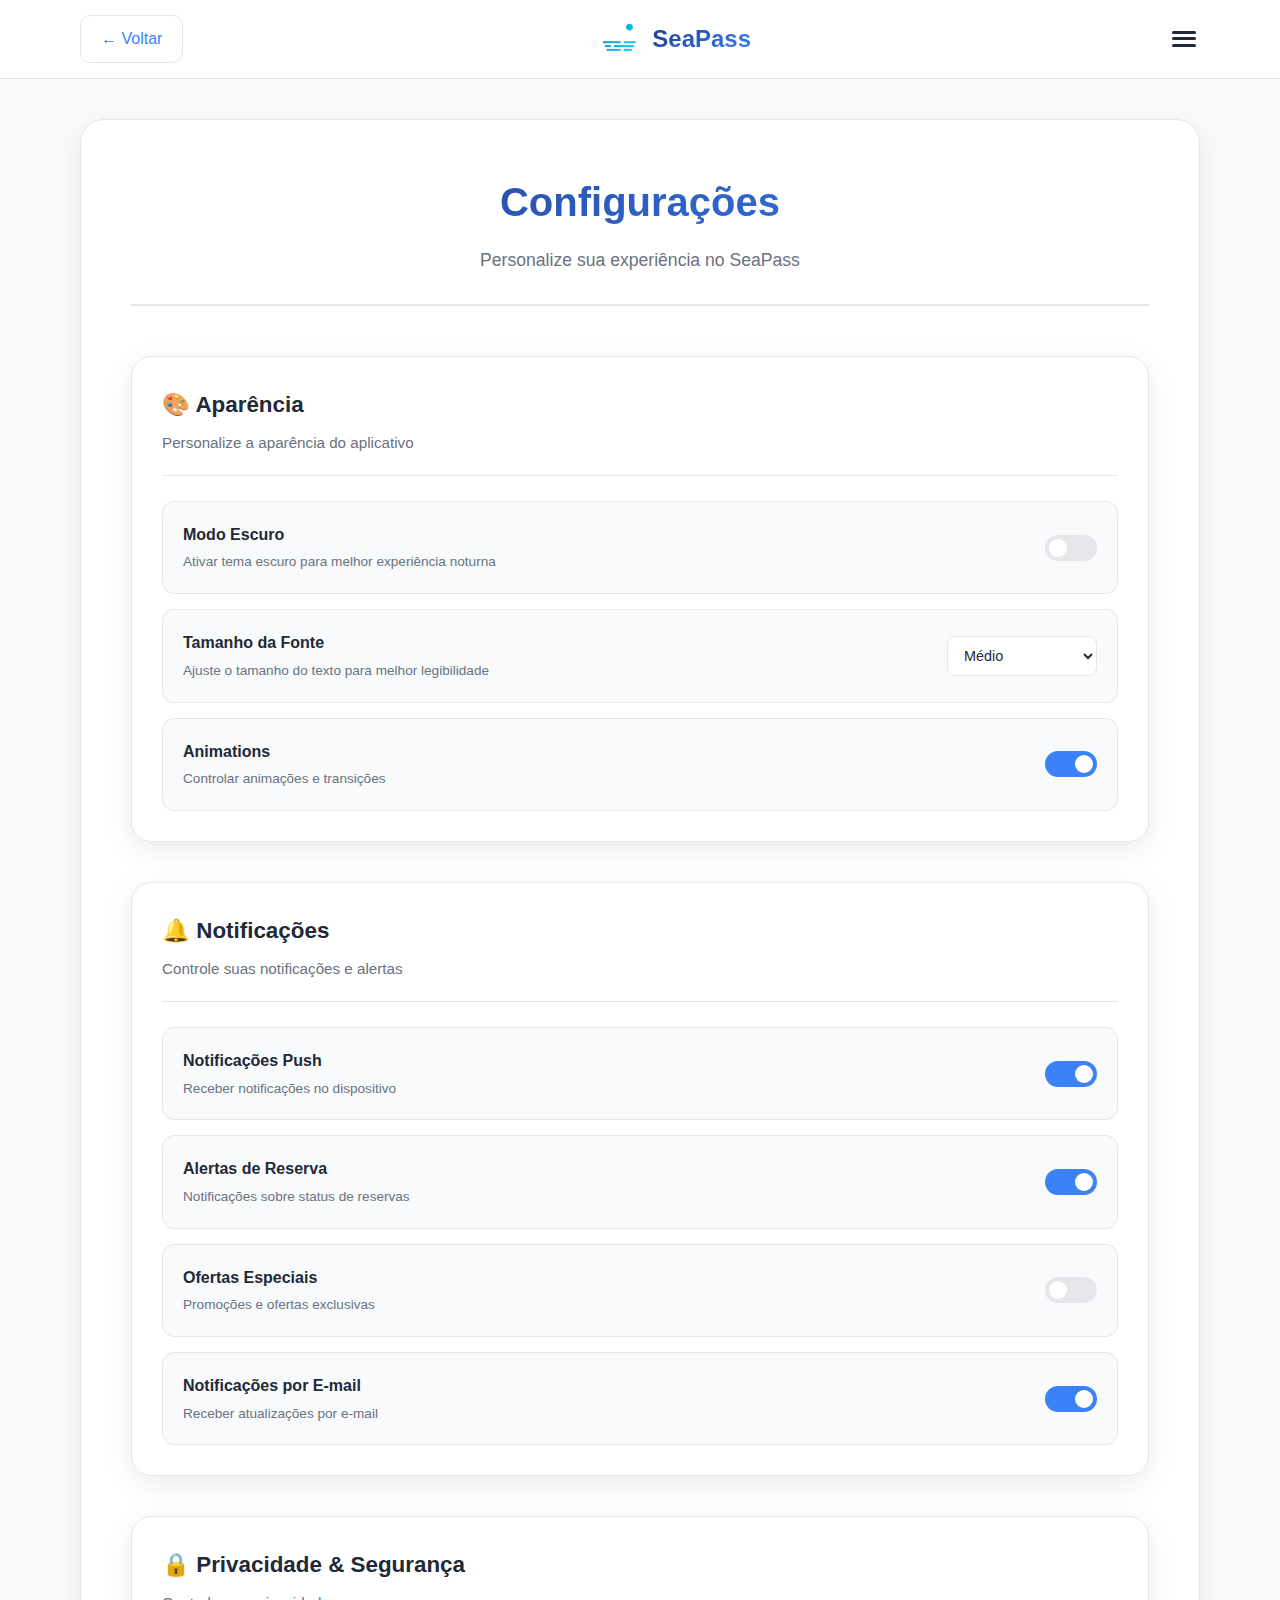
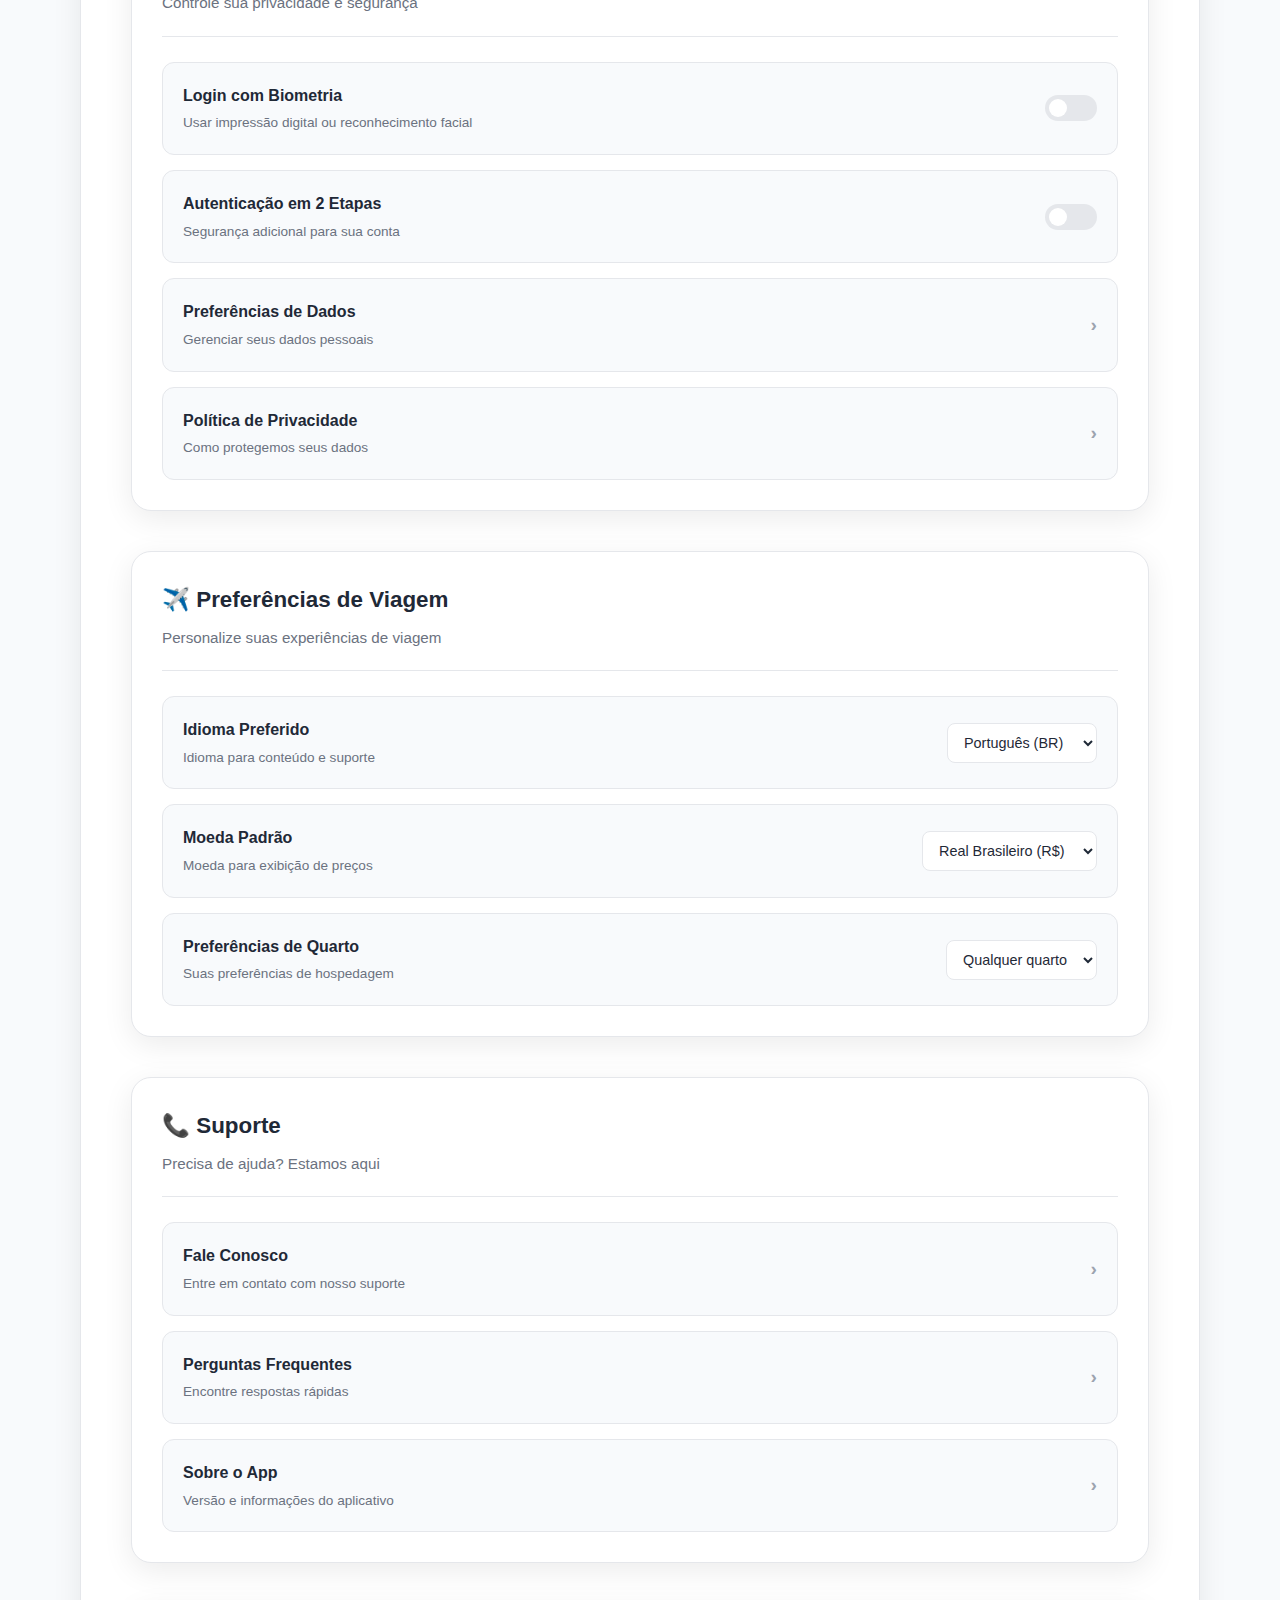
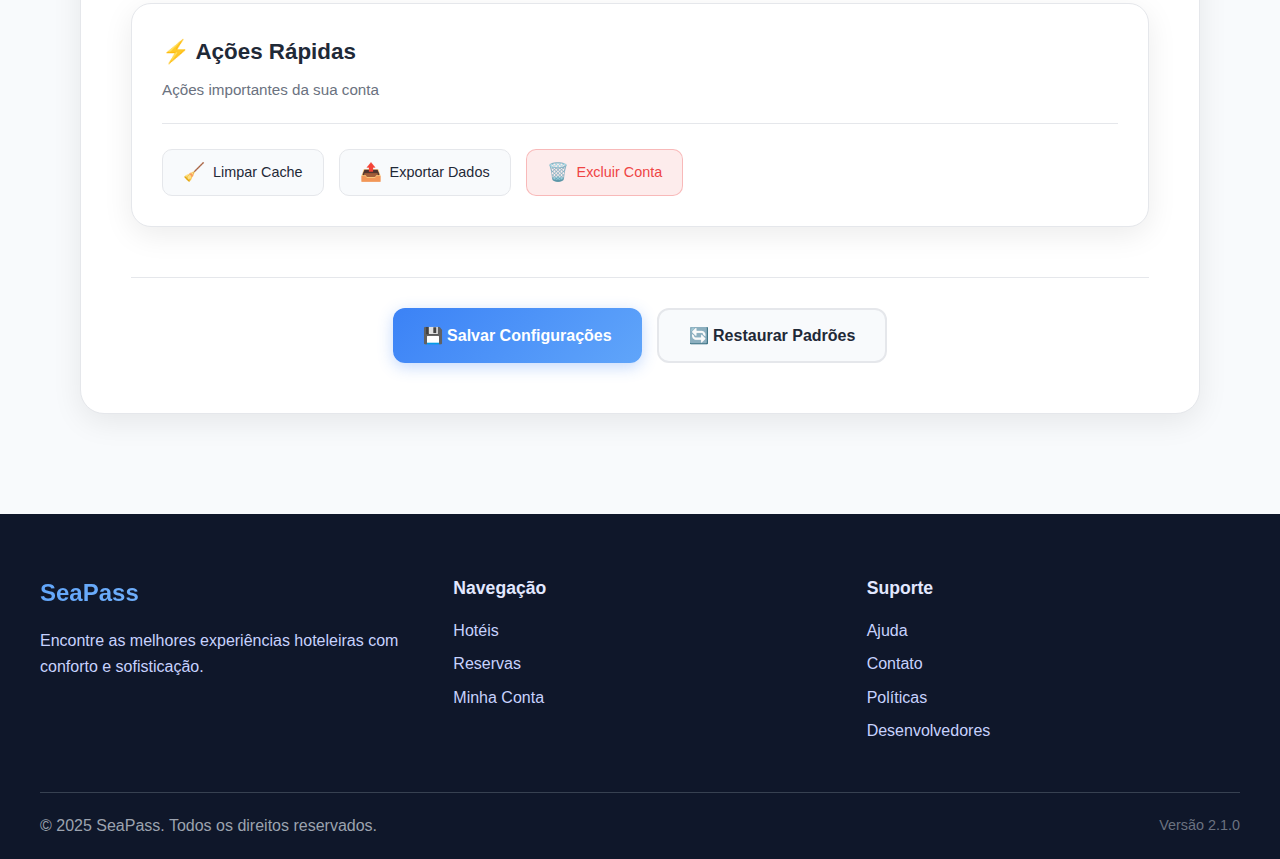
<file: seapass_m/seapass_web-front-main/html/configuracoes.html>
<!DOCTYPE html>
<html lang="pt-br">
<head>
  <meta charset="UTF-8" />
  <meta name="viewport" content="width=device-width, initial-scale=1.0" />
  <title>Configurações | SeaPass</title>
  <link rel="stylesheet" href="../css/configuracoes.css">
  <link rel="stylesheet" href="../css/global-dark.css">
</head>

<body class="settings-page">
  
  <!-- Header -->
  <header class="topbar">
    <div class="header-content">
      <a href="../html/telainicial.html" class="back-button" id="backButton">← Voltar</a>
      <div class="logo-container">
        <a href="../html/telainicial.html" style="display: flex; align-items: center; gap: 12px; text-decoration: none;">
          <img src="../images/logo_seaapass.PNG" alt="Logo SeaPass" class="logo">
          <span class="logo-text">SeaPass</span>
        </a>
      </div>

      <!-- Menu Hamburguer -->
      <div class="menu-hamburguer">
        <input type="checkbox" id="menu-toggle" class="menu-toggle">
        <label for="menu-toggle" class="hamburguer-btn">
          <span></span>
          <span></span>
          <span></span>
        </label>
        
        <nav class="menu">
          <a href="../html/telainicial.html" class="menu-item">
            <span class="menu-icon">🏠</span>
            Início
          </a>
          <a href="hoteis.html" class="menu-item">
            <span class="menu-icon">🏨</span>
            Hotéis
          </a>
          <a href="reservas.html" class="menu-item">
            <span class="menu-icon">📅</span>
            Reservas
          </a>
          <a href="conta.html" class="menu-item">
            <span class="menu-icon">👤</span>
            Minha Conta
          </a>
          <a href="configuracoes.html" class="menu-item active">
            <span class="menu-icon">⚙️</span>
            Configurações
          </a>
        </nav>
      </div>
    </div>
  </header>

  <!-- Conteúdo Principal -->
  <main class="settings-container">
    <div class="settings-content">
      
      <!-- Cabeçalho -->
      <div class="settings-header">
        <h1>Configurações</h1>
        <p>Personalize sua experiência no SeaPass</p>
      </div>

      <!-- Grid de Configurações -->
      <div class="settings-grid">
        
        <!-- Aparência -->
        <section class="settings-section">
          <div class="section-header">
            <h2>🎨 Aparência</h2>
            <p>Personalize a aparência do aplicativo</p>
          </div>
          
          <div class="settings-options">
            <div class="setting-item">
              <div class="setting-info">
                <span class="setting-label">Modo Escuro</span>
                <span class="setting-description">Ativar tema escuro para melhor experiência noturna</span>
              </div>
              <label class="toggle-switch">
                <input type="checkbox" id="darkModeToggle">
                <span class="slider"></span>
              </label>
            </div>

            <div class="setting-item">
              <div class="setting-info">
                <span class="setting-label">Tamanho da Fonte</span>
                <span class="setting-description">Ajuste o tamanho do texto para melhor legibilidade</span>
              </div>
              <select class="setting-select" id="fontSize">
                <option value="small">Pequeno</option>
                <option value="medium" selected>Médio</option>
                <option value="large">Grande</option>
                <option value="xlarge">Extra Grande</option>
              </select>
            </div>

            <div class="setting-item">
              <div class="setting-info">
                <span class="setting-label">Animations</span>
                <span class="setting-description">Controlar animações e transições</span>
              </div>
              <label class="toggle-switch">
                <input type="checkbox" id="animationsToggle" checked>
                <span class="slider"></span>
              </label>
            </div>
          </div>
        </section>

        <!-- Notificações -->
        <section class="settings-section">
          <div class="section-header">
            <h2>🔔 Notificações</h2>
            <p>Controle suas notificações e alertas</p>
          </div>
          
          <div class="settings-options">
            <div class="setting-item">
              <div class="setting-info">
                <span class="setting-label">Notificações Push</span>
                <span class="setting-description">Receber notificações no dispositivo</span>
              </div>
              <label class="toggle-switch">
                <input type="checkbox" id="pushNotifications" checked>
                <span class="slider"></span>
              </label>
            </div>

            <div class="setting-item">
              <div class="setting-info">
                <span class="setting-label">Alertas de Reserva</span>
                <span class="setting-description">Notificações sobre status de reservas</span>
              </div>
              <label class="toggle-switch">
                <input type="checkbox" id="reservationAlerts" checked>
                <span class="slider"></span>
              </label>
            </div>

            <div class="setting-item">
              <div class="setting-info">
                <span class="setting-label">Ofertas Especiais</span>
                <span class="setting-description">Promoções e ofertas exclusivas</span>
              </div>
              <label class="toggle-switch">
                <input type="checkbox" id="specialOffers">
                <span class="slider"></span>
              </label>
            </div>

            <div class="setting-item">
              <div class="setting-info">
                <span class="setting-label">Notificações por E-mail</span>
                <span class="setting-description">Receber atualizações por e-mail</span>
              </div>
              <label class="toggle-switch">
                <input type="checkbox" id="emailNotifications" checked>
                <span class="slider"></span>
              </label>
            </div>
          </div>
        </section>

        <!-- Privacidade e Segurança -->
        <section class="settings-section">
          <div class="section-header">
            <h2>🔒 Privacidade & Segurança</h2>
            <p>Controle sua privacidade e segurança</p>
          </div>
          
          <div class="settings-options">
            <div class="setting-item">
              <div class="setting-info">
                <span class="setting-label">Login com Biometria</span>
                <span class="setting-description">Usar impressão digital ou reconhecimento facial</span>
              </div>
              <label class="toggle-switch">
                <input type="checkbox" id="biometricLogin">
                <span class="slider"></span>
              </label>
            </div>

            <div class="setting-item">
              <div class="setting-info">
                <span class="setting-label">Autenticação em 2 Etapas</span>
                <span class="setting-description">Segurança adicional para sua conta</span>
              </div>
              <label class="toggle-switch">
                <input type="checkbox" id="twoFactorAuth">
                <span class="slider"></span>
              </label>
            </div>

            <div class="setting-item clickable" onclick="showDataPreferences()">
              <div class="setting-info">
                <span class="setting-label">Preferências de Dados</span>
                <span class="setting-description">Gerenciar seus dados pessoais</span>
              </div>
              <span class="setting-arrow">›</span>
            </div>

            <div class="setting-item clickable" onclick="showPrivacyPolicy()">
              <div class="setting-info">
                <span class="setting-label">Política de Privacidade</span>
                <span class="setting-description">Como protegemos seus dados</span>
              </div>
              <span class="setting-arrow">›</span>
            </div>
          </div>
        </section>

        <!-- Preferências de Viagem -->
        <section class="settings-section">
          <div class="section-header">
            <h2>✈️ Preferências de Viagem</h2>
            <p>Personalize suas experiências de viagem</p>
          </div>
          
          <div class="settings-options">
            <div class="setting-item">
              <div class="setting-info">
                <span class="setting-label">Idioma Preferido</span>
                <span class="setting-description">Idioma para conteúdo e suporte</span>
              </div>
              <select class="setting-select" id="preferredLanguage">
                <option value="pt" selected>Português (BR)</option>
                <option value="en">English</option>
                <option value="es">Español</option>
                <option value="fr">Français</option>
              </select>
            </div>

            <div class="setting-item">
              <div class="setting-info">
                <span class="setting-label">Moeda Padrão</span>
                <span class="setting-description">Moeda para exibição de preços</span>
              </div>
              <select class="setting-select" id="defaultCurrency">
                <option value="BRL" selected>Real Brasileiro (R$)</option>
                <option value="USD">Dólar Americano ($)</option>
                <option value="EUR">Euro (€)</option>
                <option value="GBP">Libra Esterlina (£)</option>
              </select>
            </div>

            <div class="setting-item">
              <div class="setting-info">
                <span class="setting-label">Preferências de Quarto</span>
                <span class="setting-description">Suas preferências de hospedagem</span>
              </div>
              <select class="setting-select" id="roomPreferences">
                <option value="any" selected>Qualquer quarto</option>
                <option value="non-smoking">Não fumante</option>
                <option value="high-floor">Andares altos</option>
                <option value="quiet">Área silenciosa</option>
              </select>
            </div>
          </div>
        </section>

        <!-- Suporte -->
        <section class="settings-section">
          <div class="section-header">
            <h2>📞 Suporte</h2>
            <p>Precisa de ajuda? Estamos aqui</p>
          </div>
          
          <div class="settings-options">
            <div class="setting-item clickable" onclick="contactSupport()">
              <div class="setting-info">
                <span class="setting-label">Fale Conosco</span>
                <span class="setting-description">Entre em contato com nosso suporte</span>
              </div>
              <span class="setting-arrow">›</span>
            </div>

            <div class="setting-item clickable" onclick="showFAQ()">
              <div class="setting-info">
                <span class="setting-label">Perguntas Frequentes</span>
                <span class="setting-description">Encontre respostas rápidas</span>
              </div>
              <span class="setting-arrow">›</span>
            </div>

            <div class="setting-item clickable" onclick="showAbout()">
              <div class="setting-info">
                <span class="setting-label">Sobre o App</span>
                <span class="setting-description">Versão e informações do aplicativo</span>
              </div>
              <span class="setting-arrow">›</span>
            </div>
          </div>
        </section>

        <!-- Ações Rápidas -->
        <section class="settings-section">
          <div class="section-header">
            <h2>⚡ Ações Rápidas</h2>
            <p>Ações importantes da sua conta</p>
          </div>
          
          <div class="quick-actions">
            <button class="action-btn secondary" onclick="clearCache()">
              <span class="action-icon">🧹</span>
              Limpar Cache
            </button>
            
            <button class="action-btn secondary" onclick="exportData()">
              <span class="action-icon">📤</span>
              Exportar Dados
            </button>
            
            <button class="action-btn danger" onclick="showDeleteAccount()">
              <span class="action-icon">🗑️</span>
              Excluir Conta
            </button>
          </div>
        </section>

      </div>

      <!-- Botões de Ação -->
      <div class="action-buttons">
        <button class="btn-primary" onclick="saveSettings()">
          💾 Salvar Configurações
        </button>
        <button class="btn-secondary" onclick="resetToDefault()">
          🔄 Restaurar Padrões
        </button>
      </div>

    </div>
  </main>

  <!-- Footer -->
  <footer class="footer">
    <div class="footer-content">
      <div class="footer-section">
        <h3>SeaPass</h3>
        <p>Encontre as melhores experiências hoteleiras com conforto e sofisticação.</p>
      </div>
      <div class="footer-section">
        <h4>Navegação</h4>
        <a href="../html/hoteis.html">Hotéis</a>
        <a href="../html/reservas.html">Reservas</a>
        <a href="../html/conta.html">Minha Conta</a>
      </div>
      <div class="footer-section">
        <h4>Suporte</h4>
        <a href="#">Ajuda</a>
        <a href="#">Contato</a>
        <a href="#">Políticas</a>
        <a href="#">Desenvolvedores</a>
      </div>
    </div>
    <div class="footer-bottom">
      <p>&copy; 2025 SeaPass. Todos os direitos reservados.</p>
      <p class="app-version">Versão 2.1.0</p>
    </div>
  </footer>

  <script src="../js/global-dark.js"></script>
  <script src="../js/configuracoes.js"></script>
</body>
</html>
</file>
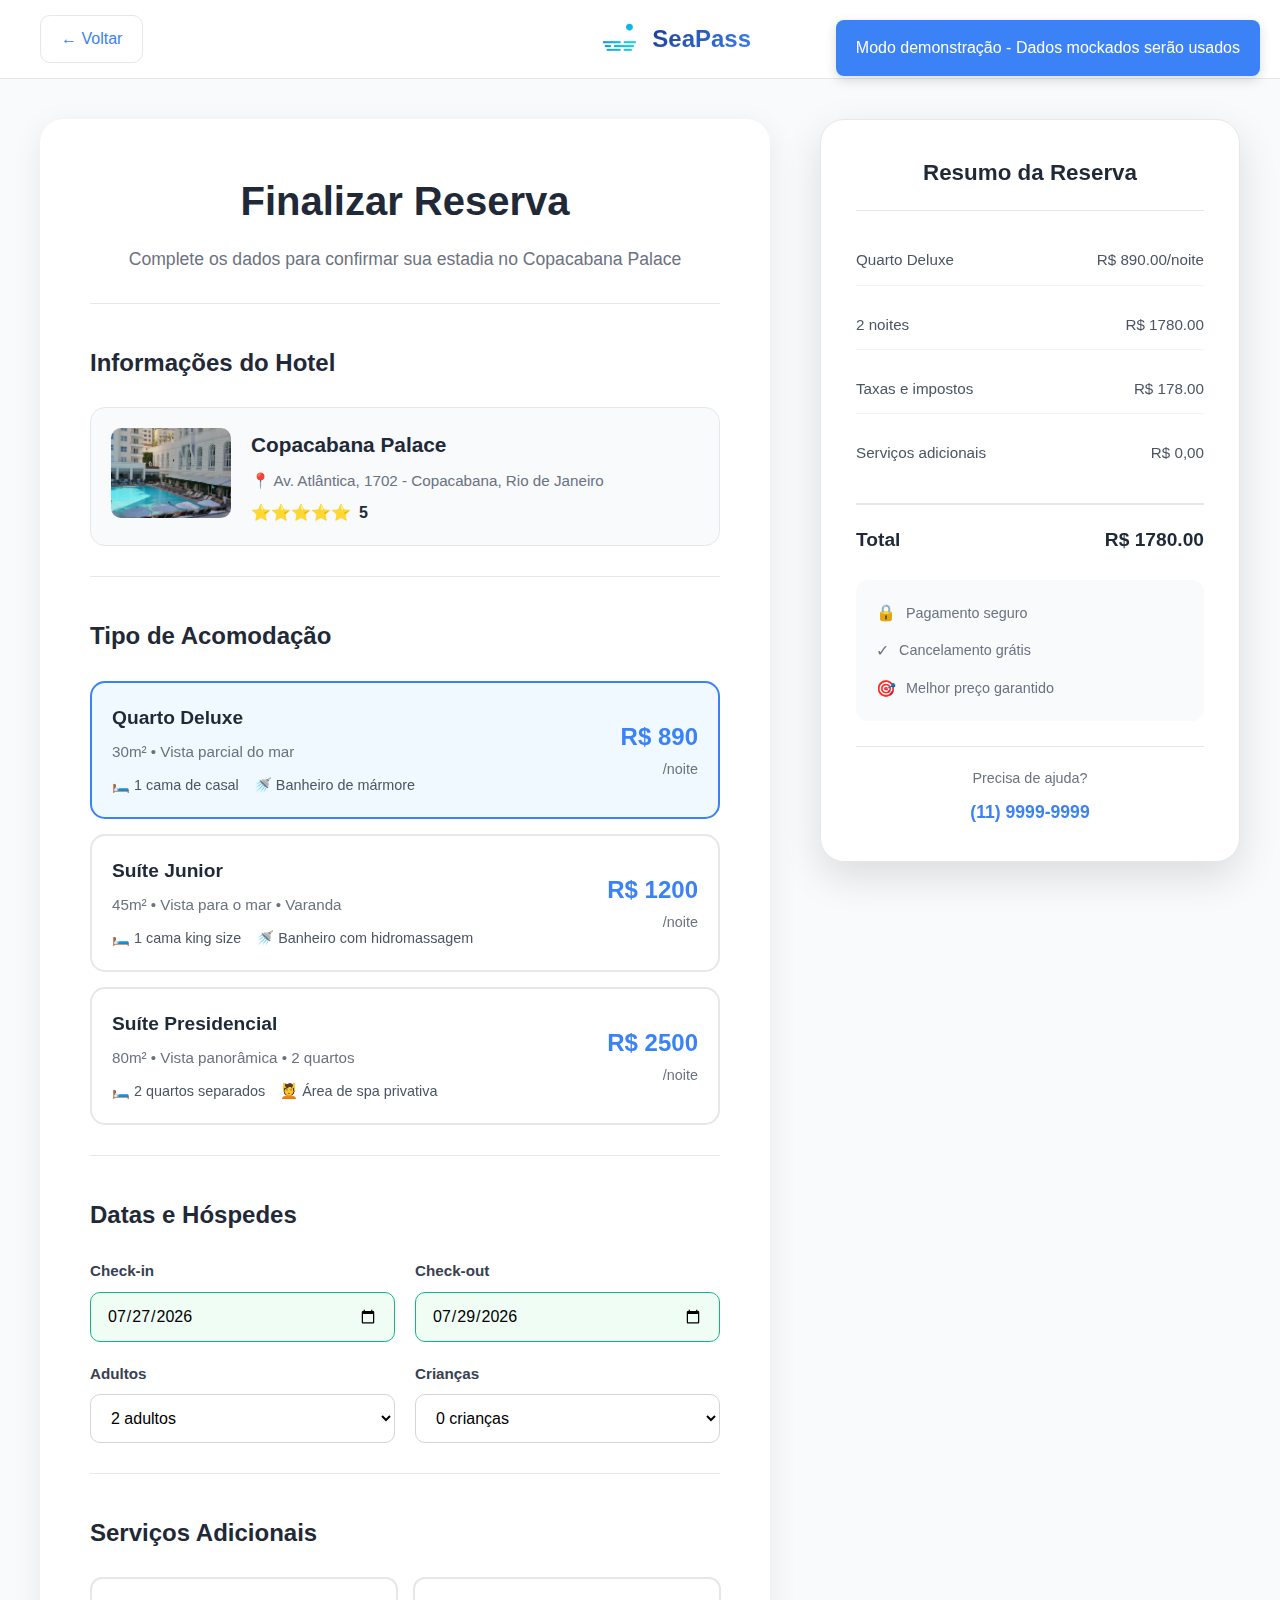
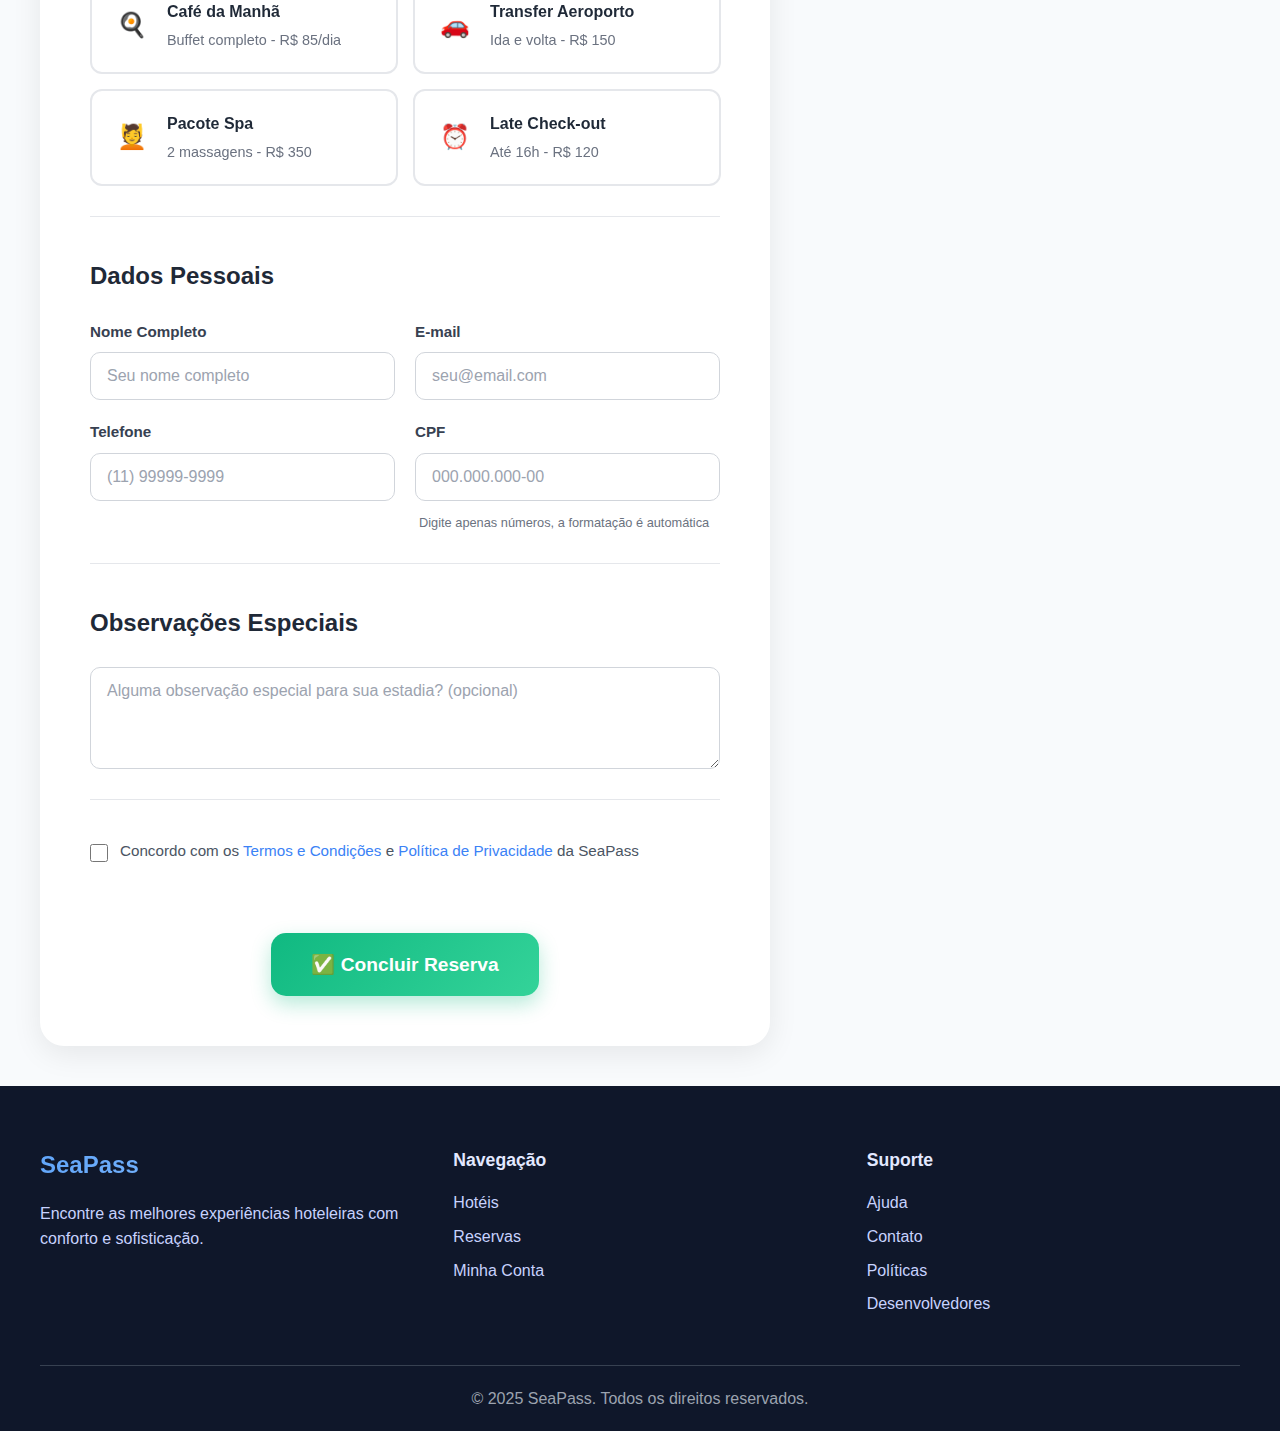
<file: seapass_m/seapass_web-front-main/html/dadosReserva.html>
<!DOCTYPE html>
<html lang="pt-br">
<head>
  <meta charset="UTF-8" />
  <meta name="viewport" content="width=device-width, initial-scale=1.0" />
  <title>Reserva - Copacabana Palace | SeaPass</title>
  <link rel="stylesheet" href="../css/dadosReserva.css">
  <link rel="stylesheet" href="../css/global-dark.css">
</head>

<body class="reservation-page">

  <!-- Header com Menu Hamburguer -->
  <header class="topbar">
    <div class="header-content">
      <a href="../html/CopacabanaPalaceDetalhes.html" class="back-button">← Voltar</a>
      <div class="logo-container">
        <a href="../html/telainicial.html" style="display: flex; align-items: center; gap: 12px; text-decoration: none;">
          <img src="../images/logo_seaapass.PNG" alt="Logo SeaPass" class="logo">
          <span class="logo-text">SeaPass</span>
        </a>
      </div>

      <!-- Menu Hamburguer -->
      <div class="menu-hamburguer">
        <input type="checkbox" id="menu-toggle" class="menu-toggle">
        <label for="menu-toggle" class="hamburguer-btn">
          <span></span>
          <span></span>
          <span></span>
        </label>
        
        <nav class="menu">
          <a href="../html/telainicial.html" class="menu-item">
            <span class="menu-icon">🏠</span>
            Início
          </a>
          <a href="hoteis.html" class="menu-item">
            <span class="menu-icon">🏨</span>
            Hotéis
          </a>
          <a href="reservas.html" class="menu-item">
            <span class="menu-icon">📅</span>
            Reservas
          </a>
          <a href="conta.html" class="menu-item">
            <span class="menu-icon">👤</span>
            Minha Conta
          </a>
          <a href="configuracoes.html" class="menu-item">
            <span class="menu-icon">⚙️</span>
            Configurações
          </a>
        </nav>
      </div>
    </div>
  </header>

  <!-- Conteúdo Principal -->
  <main class="reservation-container">
    <div class="reservation-wrapper">
      
      <!-- Informações da Reserva -->
      <div class="reservation-main">
        <div class="reservation-header">
          <h1>Finalizar Reserva</h1>
          <p>Complete os dados para confirmar sua estadia no Copacabana Palace</p>
        </div>

        <!-- Formulário de Reserva -->
        <form class="reservation-form" id="reservationForm">
          
          <!-- Informações do Hotel -->
          <section class="form-section">
            <h2>Informações do Hotel</h2>
            <div class="hotel-summary">
              <div class="hotel-image">
                <img src="../images/copacabana-palace.jpg" alt="Copacabana Palace">
              </div>
              <div class="hotel-details">
                <h3>Copacabana Palace</h3>
                <div class="hotel-info">
                  <span class="location">📍 Av. Atlântica, 1702 - Copacabana, Rio de Janeiro</span>
                  <div class="rating">
                    <span class="stars">⭐⭐⭐⭐⭐</span>
                    <span class="rating-score">5.0</span>
                  </div>
                </div>
              </div>
            </div>
          </section>

          <!-- Tipo de Quarto -->
          <section class="form-section">
            <h2>Tipo de Acomodação</h2>
            <div class="room-selection" id="roomSelection">
              <!-- Carregado dinamicamente via API -->
            </div>
          </section>

          <!-- Datas e Hóspedes -->
          <section class="form-section">
            <h2>Datas e Hóspedes</h2>
            <div class="dates-guests-grid">
              <div class="form-group">
                <label for="checkin">Check-in</label>
                <input type="date" id="checkin" name="checkin" required>
                <div class="error-message" id="checkin-error"></div>
              </div>
              <div class="form-group">
                <label for="checkout">Check-out</label>
                <input type="date" id="checkout" name="checkout" required>
                <div class="error-message" id="checkout-error"></div>
              </div>
              <div class="form-group">
                <label for="adults">Adultos</label>
                <select id="adults" name="adults" required>
                  <option value="1">1 adulto</option>
                  <option value="2" selected>2 adultos</option>
                  <option value="3">3 adultos</option>
                  <option value="4">4 adultos</option>
                </select>
              </div>
              <div class="form-group">
                <label for="children">Crianças</label>
                <select id="children" name="children">
                  <option value="0" selected>0 crianças</option>
                  <option value="1">1 criança</option>
                  <option value="2">2 crianças</option>
                  <option value="3">3 crianças</option>
                </select>
              </div>
            </div>
            <div class="availability-status" id="availabilityStatus">
              <!-- Status de disponibilidade carregado via API -->
            </div>
          </section>

          <!-- Serviços Adicionais -->
          <section class="form-section">
            <h2>Serviços Adicionais</h2>
            <div class="additional-services" id="additionalServices">
              <!-- Carregado dinamicamente via API -->
            </div>
          </section>

          <!-- Dados Pessoais -->
          <section class="form-section">
            <h2>Dados Pessoais</h2>
            <div class="personal-info-grid">
              <div class="form-group">
                <label for="fullname">Nome Completo</label>
                <input type="text" id="fullname" name="fullname" placeholder="Seu nome completo" required>
                <div class="error-message" id="fullname-error"></div>
              </div>
              <div class="form-group">
                <label for="email">E-mail</label>
                <input type="email" id="email" name="email" placeholder="seu@email.com" required>
                <div class="error-message" id="email-error"></div>
              </div>
              <div class="form-group">
                <label for="phone">Telefone</label>
                <input type="tel" id="phone" name="phone" placeholder="(11) 99999-9999" required>
                <div class="error-message" id="phone-error"></div>
              </div>
              <div class="form-group">
                <label for="cpf">CPF</label>
                <input type="text" id="cpf" name="cpf" placeholder="000.000.000-00" required maxlength="14">
                <div class="error-message" id="cpf-error"></div>
                <div class="field-info" id="cpf-info">Digite apenas números, a formatação é automática</div>
              </div>
            </div>
          </section>

          <!-- Observações Especiais -->
          <section class="form-section">
            <h2>Observações Especiais</h2>
            <div class="form-group">
              <textarea id="notes" name="notes" placeholder="Alguma observação especial para sua estadia? (opcional)" rows="4"></textarea>
            </div>
          </section>

          <!-- Termos e Condições -->
          <section class="form-section">
            <div class="terms-agreement">
              <input type="checkbox" id="terms" name="terms" required>
              <label for="terms">
                Concordo com os <a href="#" class="terms-link">Termos e Condições</a> e 
                <a href="#" class="terms-link">Política de Privacidade</a> da SeaPass
              </label>
              <div class="error-message" id="terms-error"></div>
            </div>
          </section>

          <!-- Botão de Concluir Reserva -->
          <div class="form-actions">
            <button type="submit" class="btn-complete-reservation" id="btnCompleteReservation">
              <span class="btn-text">✅ Concluir Reserva</span>
              <span class="btn-loading" style="display: none;">
                <div class="loading-spinner"></div>
                Processando reserva...
              </span>
            </button>
          </div>

          <!-- Mensagem de Sucesso -->
          <div class="success-message" id="success-message" style="display: none;">
            Reserva realizada com sucesso! Redirecionando...
          </div>
        </form>
      </div>

      <!-- Resumo da Reserva -->
      <aside class="reservation-summary">
        <div class="summary-card">
          <h3>Resumo da Reserva</h3>
          
          <div class="summary-details" id="summaryDetails">
            <div class="summary-loading">
              <div class="loading-spinner small"></div>
              Carregando resumo...
            </div>
          </div>

          <div class="summary-total">
            <div class="total-item">
              <strong>Total</strong>
              <strong id="totalAmount">R$ 0,00</strong>
            </div>
          </div>

          <div class="summary-features">
            <div class="feature-item">
              <span class="feature-icon">🔒</span>
              <span>Pagamento seguro</span>
            </div>
            <div class="feature-item">
              <span class="feature-icon">✓</span>
              <span>Cancelamento grátis</span>
            </div>
            <div class="feature-item">
              <span class="feature-icon">🎯</span>
              <span>Melhor preço garantido</span>
            </div>
          </div>

          <div class="summary-help">
            <p>Precisa de ajuda?</p>
            <a href="tel:+551199999999">(11) 9999-9999</a>
          </div>
        </div>
      </aside>
    </div>
  </main>

  <!-- Footer -->
  <footer class="footer">
    <div class="footer-content">
      <div class="footer-section">
        <h3>SeaPass</h3>
        <p>Encontre as melhores experiências hoteleiras com conforto e sofisticação.</p>
      </div>
      <div class="footer-section">
        <h4>Navegação</h4>
        <a href="hoteis.html">Hotéis</a>
        <a href="reservas.html">Reservas</a>
        <a href="conta.html">Minha Conta</a>
      </div>
      <div class="footer-section">
        <h4>Suporte</h4>
        <a href="#">Ajuda</a>
        <a href="#">Contato</a>
        <a href="#">Políticas</a>
        <a href="#">Desenvolvedores</a>
      </div>
    </div>
    <div class="footer-bottom">
      <p>&copy; 2025 SeaPass. Todos os direitos reservados.</p>
    </div>
  </footer>

  <script src="../js/dadosReserva.js"></script>
  <script src="../js/global-dark.js"></script>
</body>
</html>
</file>
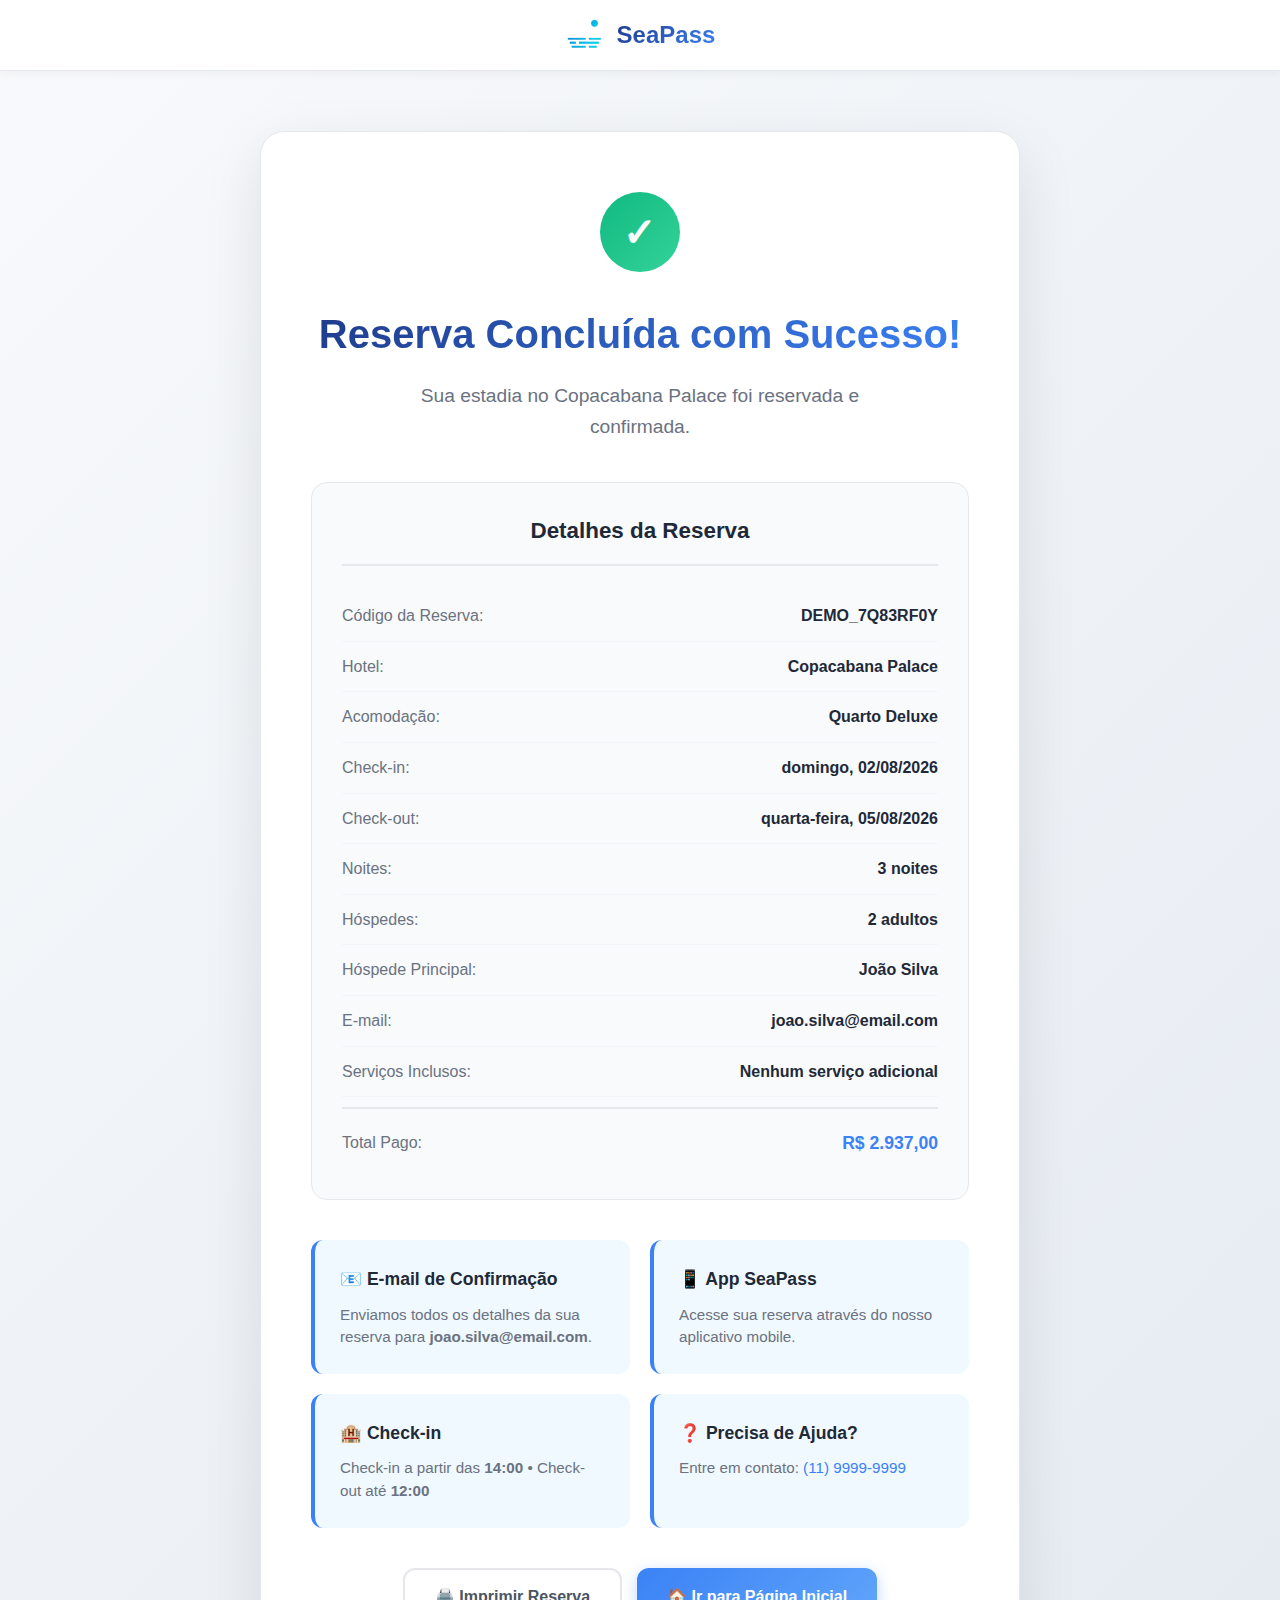
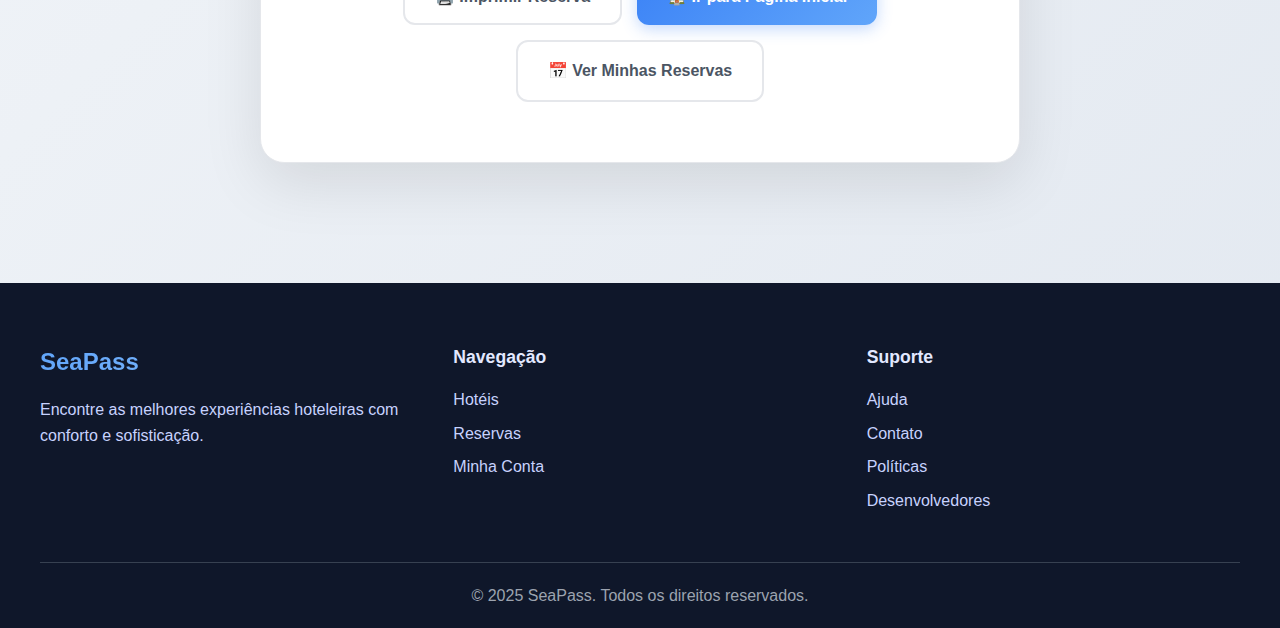
<file: seapass_m/seapass_web-front-main/html/resConcluida.html>
<!DOCTYPE html>
<html lang="pt-br">
<head>
  <meta charset="UTF-8" />
  <meta name="viewport" content="width=device-width, initial-scale=1.0" />
  <title>Reserva Concluída | SeaPass</title>
  <link rel="stylesheet" href="../css/resConcluida.css">
  <link rel="stylesheet" href="../css/global-dark.css">
</head>

<body class="success-page">
  
  <!-- Header Simples -->
  <header class="topbar">
    <div class="header-content">
      <div class="logo-container">
        <a href="../html/telainicial.html" style="display: flex; align-items: center; gap: 12px; text-decoration: none;">
          <img src="../images/logo_seaapass.PNG" alt="Logo SeaPass" class="logo">
          <span class="logo-text">SeaPass</span>
        </a>
      </div>
    </div>
  </header>

  <!-- Conteúdo Principal -->
  <main class="success-container">
    <div class="success-content">
      
      <!-- Ícone de Sucesso -->
      <div class="success-icon">
        <div class="checkmark">✓</div>
      </div>

      <!-- Mensagem Principal -->
      <div class="success-message">
        <h1>Reserva Concluída com Sucesso!</h1>
        <p>Sua estadia no <span id="hotelName">Copacabana Palace</span> foi reservada e confirmada.</p>
      </div>

      <!-- Detalhes da Reserva -->
      <div class="reservation-details">
        <div class="detail-card">
          <h3>Detalhes da Reserva</h3>
          
          <div class="detail-item">
            <span class="detail-label">Código da Reserva:</span>
            <span class="detail-value" id="reservationCode">Carregando...</span>
          </div>
          
          <div class="detail-item">
            <span class="detail-label">Hotel:</span>
            <span class="detail-value" id="hotelNameDetail">Copacabana Palace</span>
          </div>

          <div class="detail-item">
            <span class="detail-label">Acomodação:</span>
            <span class="detail-value" id="roomType">Quarto Deluxe</span>
          </div>
          
          <div class="detail-item">
            <span class="detail-label">Check-in:</span>
            <span class="detail-value" id="checkinDate">Carregando...</span>
          </div>
          
          <div class="detail-item">
            <span class="detail-label">Check-out:</span>
            <span class="detail-value" id="checkoutDate">Carregando...</span>
          </div>

          <div class="detail-item">
            <span class="detail-label">Noites:</span>
            <span class="detail-value" id="nightsCount">0</span>
          </div>
          
          <div class="detail-item">
            <span class="detail-label">Hóspedes:</span>
            <span class="detail-value" id="guestsInfo">Carregando...</span>
          </div>

          <div class="detail-item">
            <span class="detail-label">Hóspede Principal:</span>
            <span class="detail-value" id="guestName">Carregando...</span>
          </div>

          <div class="detail-item">
            <span class="detail-label">E-mail:</span>
            <span class="detail-value" id="guestEmail">Carregando...</span>
          </div>

          <div class="detail-item services">
            <span class="detail-label">Serviços Inclusos:</span>
            <span class="detail-value" id="servicesList">Nenhum serviço adicional</span>
          </div>
          
          <div class="detail-item total">
            <span class="detail-label">Total Pago:</span>
            <span class="detail-value" id="totalAmount">R$ 0,00</span>
          </div>
        </div>
      </div>

      <!-- Informações Adicionais -->
      <div class="additional-info">
        <div class="info-card">
          <h4>📧 E-mail de Confirmação</h4>
          <p>Enviamos todos os detalhes da sua reserva para <strong id="confirmationEmail">seu e-mail</strong>.</p>
        </div>
        
        <div class="info-card">
          <h4>📱 App SeaPass</h4>
          <p>Acesse sua reserva através do nosso aplicativo mobile.</p>
        </div>
        
        <div class="info-card">
          <h4>🏨 Check-in</h4>
          <p>Check-in a partir das <strong>14:00</strong> • Check-out até <strong>12:00</strong></p>
        </div>

        <div class="info-card">
          <h4>❓ Precisa de Ajuda?</h4>
          <p>Entre em contato: <a href="tel:+551199999999">(11) 9999-9999</a></p>
        </div>
      </div>

      <!-- Botão de Ação Principal -->
      <div class="action-buttons">
        <button id="btnPrint" class="btn-secondary">
          🖨️ Imprimir Reserva
        </button>
        <a href="../html/telainicial.html" class="btn-primary">
          🏠 Ir para Página Inicial
        </a>
        <a href="../html/reservas.html" class="btn-secondary">
          📅 Ver Minhas Reservas
        </a>
      </div>

    </div>
  </main>

  <!-- Footer -->
  <footer class="footer">
    <div class="footer-content">
      <div class="footer-section">
        <h3>SeaPass</h3>
        <p>Encontre as melhores experiências hoteleiras com conforto e sofisticação.</p>
      </div>
      <div class="footer-section">
        <h4>Navegação</h4>
        <a href="../html/hoteis.html">Hotéis</a>
        <a href="../html/reservas.html">Reservas</a>
        <a href="../html/conta.html">Minha Conta</a>
      </div>
      <div class="footer-section">
        <h4>Suporte</h4>
        <a href="#">Ajuda</a>
        <a href="#">Contato</a>
        <a href="#">Políticas</a>
        <a href="#">Desenvolvedores</a>
      </div>
    </div>
    <div class="footer-bottom">
      <p>&copy; 2025 SeaPass. Todos os direitos reservados.</p>
    </div>
  </footer>

  <script src="../js/resConcluida.js"></script>
  <script src="../js/global-dark.js"></script>
</body>
</html>
</file>
<file: seapass_m/seapass_web-front-main/css/global-dark.css>
/* ===== MODO ESCURO COMPLETO SEAPASS ===== */

/* FUNDO GERAL PARA TODAS AS PÁGINAS */
body.dark-mode {
    background: #0f172a !important;
    color: #e2e8f0 !important;
    font-family: 'Segoe UI', 'Inter', -apple-system, BlinkMacSystemFont, sans-serif !important;
}

/* HEADER - TODAS AS PÁGINAS */
body.dark-mode .topbar {
    background: rgba(30, 41, 59, 0.95) !important;
    backdrop-filter: blur(10px) !important;
    border-bottom: 1px solid #334155 !important;
}

body.dark-mode .header-content {
    background: transparent !important;
}

body.dark-mode .logo-text {
    background: linear-gradient(135deg, #60a5fa, #93c5fd) !important;
    -webkit-background-clip: text !important;
    -webkit-text-fill-color: transparent !important;
    background-clip: text !important;
}

body.dark-mode .back-button {
    background: #1e293b !important;
    border: 1px solid #475569 !important;
    color: #60a5fa !important;
}

body.dark-mode .back-button:hover {
    background: #334155 !important;
    transform: translateX(-2px) !important;
}

/* MENU HAMBURGUER - TODAS AS PÁGINAS */
body.dark-mode .menu {
    background: #1e293b !important;
    border: 1px solid #475569 !important;
    box-shadow: 0 20px 40px rgba(0, 0, 0, 0.4) !important;
}

body.dark-mode .menu-item {
    color: #cbd5e1 !important;
    background: #1e293b !important;
}

body.dark-mode .menu-item:hover {
    background: #334155 !important;
    color: #60a5fa !important;
    transform: translateX(5px) !important;
}

body.dark-mode .hamburguer-btn span {
    background: #cbd5e1 !important;
}

/* ===== TELA INICIAL ===== */
body.dark-mode .hero-section {
    background: linear-gradient(135deg, #0f172a 0%, #1e3a8a 50%, #334155 100%) !important;
}

body.dark-mode .hero-title {
    background: linear-gradient(135deg, #f1f5f9, #cbd5e1) !important;
    -webkit-background-clip: text !important;
    -webkit-text-fill-color: transparent !important;
    background-clip: text !important;
}

body.dark-mode .hero-subtitle {
    color: #94a3b8 !important;
}

/* BARRA DE PESQUISA */
body.dark-mode .search-box {
    background: #334155 !important;
    border: 1px solid #475569 !important;
    box-shadow: 0 10px 25px rgba(0, 0, 0, 0.3) !important;
}

body.dark-mode .search-input {
    background: transparent !important;
    color: #f1f5f9 !important;
}

body.dark-mode .search-input::placeholder {
    color: #94a3b8 !important;
}

body.dark-mode .search-icon {
    color: #94a3b8 !important;
}

body.dark-mode .search-btn {
    background: linear-gradient(135deg, #3b82f6, #2563eb) !important;
    color: white !important;
}

body.dark-mode .search-btn:hover {
    background: linear-gradient(135deg, #2563eb, #1d4ed8) !important;
}

/* RESULTADOS DA BUSCA */
body.dark-mode .search-results {
    background: #1e293b !important;
    border: 1px solid #475569 !important;
    box-shadow: 0 10px 30px rgba(0, 0, 0, 0.4) !important;
}

body.dark-mode .results-header {
    border-bottom: 1px solid #475569 !important;
}

body.dark-mode .results-header h3 {
    color: #f1f5f9 !important;
}

body.dark-mode .close-results {
    color: #94a3b8 !important;
}

body.dark-mode .close-results:hover {
    background: #334155 !important;
    color: #f1f5f9 !important;
}

body.dark-mode .result-item {
    color: #cbd5e1 !important;
}

body.dark-mode .result-item:hover {
    background: #334155 !important;
}

body.dark-mode .result-info h4 {
    color: #f1f5f9 !important;
}

body.dark-mode .result-info p {
    color: #94a3b8 !important;
}

/* CONTEÚDO PRINCIPAL - TELA INICIAL */
body.dark-mode .content-container {
    background: transparent !important;
}

body.dark-mode .section-title {
    color: #f1f5f9 !important;
}

body.dark-mode .see-all {
    color: #60a5fa !important;
}

body.dark-mode .see-all:hover {
    color: #93c5fd !important;
}

/* CARDS DE HOTÉIS - TELA INICIAL */
body.dark-mode .hotel-card {
    background: #1e293b !important;
    border: 1px solid #475569 !important;
    box-shadow: 0 4px 20px rgba(0, 0, 0, 0.3) !important;
}

body.dark-mode .hotel-card:hover {
    transform: translateY(-8px) !important;
    box-shadow: 0 20px 40px rgba(0, 0, 0, 0.4) !important;
    border-color: #3b82f6 !important;
}

body.dark-mode .card-overlay {
    background: linear-gradient(to bottom, transparent, rgba(15, 23, 42, 0.8)) !important;
}

body.dark-mode .hotel-name {
    color: #f1f5f9 !important;
}

body.dark-mode .hotel-location {
    color: #94a3b8 !important;
}

body.dark-mode .amenity {
    background: #334155 !important;
    color: #cbd5e1 !important;
    border: 1px solid #475569 !important;
}

body.dark-mode .featured-badge {
    background: linear-gradient(135deg, #f59e0b, #d97706) !important;
    color: white !important;
}

body.dark-mode .featured-badge.luxo {
    background: linear-gradient(135deg, #8b5cf6, #7c3aed) !important;
}

/* ===== PÁGINA DE DETALHES DO HOTEL ===== */
body.dark-mode .hotel-details-container {
    background: transparent !important;
}

body.dark-mode .main-content {
    background: #1e293b !important;
    border: 1px solid #475569 !important;
    box-shadow: 0 8px 30px rgba(0, 0, 0, 0.3) !important;
}

/* GALERIA */
body.dark-mode .main-image {
    box-shadow: 0 15px 40px rgba(0, 0, 0, 0.3) !important;
}

body.dark-mode .image-badge {
    background: rgba(30, 41, 59, 0.95) !important;
    color: #f1f5f9 !important;
    backdrop-filter: blur(10px) !important;
    box-shadow: 0 4px 15px rgba(0, 0, 0, 0.2) !important;
}

body.dark-mode .thumbnail {
    border: 3px solid #475569 !important;
}

body.dark-mode .thumbnail:hover,
body.dark-mode .thumbnail.active {
    border-color: #3b82f6 !important;
    opacity: 1 !important;
}

/* INFORMAÇÕES DO HOTEL */
body.dark-mode .hotel-basic-info {
    border-bottom: 1px solid #475569 !important;
}

body.dark-mode .hotel-title h1 {
    color: #f1f5f9 !important;
}

body.dark-mode .location {
    color: #94a3b8 !important;
}

body.dark-mode .btn-share,
body.dark-mode .btn-favorite {
    background: #334155 !important;
    border: 1px solid #475569 !important;
    color: #cbd5e1 !important;
}

body.dark-mode .btn-share:hover,
body.dark-mode .btn-favorite:hover {
    background: #475569 !important;
    border-color: #60a5fa !important;
    color: #60a5fa !important;
}

/* COMODIDADES */
body.dark-mode .amenities-section h2,
body.dark-mode .description-section h2,
body.dark-mode .rooms-section h2,
body.dark-mode .reviews-section h2 {
    color: #f1f5f9 !important;
    border-bottom: 2px solid #475569 !important;
}

body.dark-mode .amenity-item {
    background: #334155 !important;
    border: 1px solid #475569 !important;
}

body.dark-mode .amenity-item:hover {
    background: #475569 !important;
    border-color: #3b82f6 !important;
}

body.dark-mode .amenity-info strong {
    color: #f1f5f9 !important;
}

body.dark-mode .amenity-info span {
    color: #94a3b8 !important;
}

/* DESCRIÇÃO */
body.dark-mode .description-content p {
    color: #cbd5e1 !important;
}

body.dark-mode .highlight-item {
    background: #334155 !important;
    border-left: 4px solid #3b82f6 !important;
}

body.dark-mode .highlight-item strong {
    color: #f1f5f9 !important;
}

body.dark-mode .highlight-item span {
    color: #94a3b8 !important;
}

/* QUARTOS */
body.dark-mode .room-card {
    background: #334155 !important;
    border: 1px solid #475569 !important;
}

body.dark-mode .room-card:hover {
    background: #475569 !important;
    border-color: #3b82f6 !important;
}

body.dark-mode .room-info h3 {
    color: #f1f5f9 !important;
}

body.dark-mode .room-size {
    color: #94a3b8 !important;
}

body.dark-mode .room-features span {
    color: #cbd5e1 !important;
}

body.dark-mode .room-price .price {
    color: #60a5fa !important;
}

body.dark-mode .room-price .period {
    color: #94a3b8 !important;
}

body.dark-mode .room-badge {
    background: #3b82f6 !important;
    color: white !important;
}

body.dark-mode .room-badge.premium {
    background: #f59e0b !important;
}

body.dark-mode .room-badge.vip {
    background: #8b5cf6 !important;
}

/* AVALIAÇÕES */
body.dark-mode .overall-rating {
    background: #334155 !important;
}

body.dark-mode .rating-score {
    color: #f1f5f9 !important;
}

body.dark-mode .review-count {
    color: #94a3b8 !important;
}

body.dark-mode .review-card {
    background: #334155 !important;
    border: 1px solid #475569 !important;
}

body.dark-mode .review-card:hover {
    background: #475569 !important;
}

body.dark-mode .reviewer-details strong {
    color: #f1f5f9 !important;
}

body.dark-mode .review-date {
    color: #94a3b8 !important;
}

body.dark-mode .review-text {
    color: #cbd5e1 !important;
}

/* SIDEBAR DE RESERVA */
body.dark-mode .reservation-card {
    background: #1e293b !important;
    border: 1px solid #475569 !important;
    box-shadow: 0 15px 40px rgba(0, 0, 0, 0.3) !important;
}

body.dark-mode .reservation-header {
    border-bottom: 1px solid #475569 !important;
}

body.dark-mode .reservation-header h3 {
    color: #f1f5f9 !important;
}

body.dark-mode .price-main {
    color: #60a5fa !important;
}

body.dark-mode .price-label {
    color: #94a3b8 !important;
}

body.dark-mode .tax-info {
    color: #64748b !important;
}

body.dark-mode .feature-item {
    color: #cbd5e1 !important;
}

body.dark-mode .btn-reserve {
    background: linear-gradient(135deg, #3b82f6, #2563eb) !important;
    color: white !important;
}

body.dark-mode .btn-reserve:hover {
    background: linear-gradient(135deg, #2563eb, #1d4ed8) !important;
}

body.dark-mode .quick-info {
    color: #94a3b8 !important;
}

body.dark-mode .quick-info a {
    color: #60a5fa !important;
}

/* ===== PÁGINA DE RESERVA (DADOS RESERVA) ===== */
body.dark-mode .reservation-container {
    background: transparent !important;
}

body.dark-mode .reservation-main {
    background: #1e293b !important;
    border: 1px solid #475569 !important;
    box-shadow: 0 8px 30px rgba(0, 0, 0, 0.3) !important;
}

body.dark-mode .reservation-header {
    border-bottom: 1px solid #475569 !important;
}

body.dark-mode .reservation-header h1 {
    color: #f1f5f9 !important;
}

body.dark-mode .reservation-header p {
    color: #94a3b8 !important;
}

/* FORM SECTIONS */
body.dark-mode .form-section {
    border-bottom: 1px solid #475569 !important;
}

body.dark-mode .form-section h2 {
    color: #f1f5f9 !important;
}

/* HOTEL SUMMARY */
body.dark-mode .hotel-summary {
    background: #334155 !important;
    border: 1px solid #475569 !important;
}

body.dark-mode .hotel-details h3 {
    color: #f1f5f9 !important;
}

body.dark-mode .hotel-info .location {
    color: #94a3b8 !important;
}

/* ROOM SELECTION */
body.dark-mode .room-option {
    background: #334155 !important;
    border: 2px solid #475569 !important;
}

body.dark-mode .room-option:hover {
    border-color: #3b82f6 !important;
    background: #475569 !important;
}

body.dark-mode .room-option.selected {
    background: #1e40af !important;
    border-color: #3b82f6 !important;
}

body.dark-mode .room-info h4 {
    color: #f1f5f9 !important;
}

body.dark-mode .room-info p {
    color: #94a3b8 !important;
}

body.dark-mode .room-features span {
    color: #cbd5e1 !important;
}

/* FORM INPUTS */
body.dark-mode .form-group input,
body.dark-mode .form-group select,
body.dark-mode .form-group textarea {
    background: #334155 !important;
    border: 1px solid #475569 !important;
    color: #f1f5f9 !important;
}

body.dark-mode .form-group input::placeholder,
body.dark-mode .form-group textarea::placeholder {
    color: #94a3b8 !important;
}

body.dark-mode .form-group input:focus,
body.dark-mode .form-group select:focus,
body.dark-mode .form-group textarea:focus {
    border-color: #3b82f6 !important;
    box-shadow: 0 0 0 3px rgba(59, 130, 246, 0.1) !important;
}

body.dark-mode .form-group label {
    color: #cbd5e1 !important;
}

/* SERVICE OPTIONS */
body.dark-mode .service-option label {
    background: #334155 !important;
    border: 2px solid #475569 !important;
}

body.dark-mode .service-option input[type="checkbox"]:checked + label {
    background: #1e40af !important;
    border-color: #3b82f6 !important;
}

body.dark-mode .service-option label:hover {
    border-color: #3b82f6 !important;
    background: #475569 !important;
}

body.dark-mode .service-info strong {
    color: #f1f5f9 !important;
}

body.dark-mode .service-info span {
    color: #94a3b8 !important;
}

/* TERMS AGREEMENT */
body.dark-mode .terms-agreement label {
    color: #cbd5e1 !important;
}

body.dark-mode .terms-agreement a {
    color: #60a5fa !important;
}

/* BUTTON */
body.dark-mode .btn-complete-reservation {
    background: linear-gradient(135deg, #10b981, #34d399) !important;
    color: white !important;
    box-shadow: 0 8px 20px rgba(16, 185, 129, 0.3) !important;
}

body.dark-mode .btn-complete-reservation:hover {
    background: linear-gradient(135deg, #34d399, #10b981) !important;
    box-shadow: 0 12px 25px rgba(16, 185, 129, 0.4) !important;
}

/* RESERVATION SUMMARY */
body.dark-mode .reservation-summary {
    background: transparent !important;
}

body.dark-mode .summary-card {
    background: #1e293b !important;
    border: 1px solid #475569 !important;
    box-shadow: 0 15px 40px rgba(0, 0, 0, 0.3) !important;
}

body.dark-mode .summary-card h3 {
    color: #f1f5f9 !important;
    border-bottom: 1px solid #475569 !important;
}

body.dark-mode .summary-item {
    border-bottom: 1px solid #475569 !important;
    color: #cbd5e1 !important;
}

body.dark-mode .summary-total {
    border-top: 2px solid #475569 !important;
}

body.dark-mode .total-item strong {
    color: #f1f5f9 !important;
}

body.dark-mode .summary-features {
    background: #334155 !important;
    border: 1px solid #475569 !important;
}

body.dark-mode .feature-item {
    color: #cbd5e1 !important;
}

body.dark-mode .summary-help {
    border-top: 1px solid #475569 !important;
}

body.dark-mode .summary-help p {
    color: #94a3b8 !important;
}

body.dark-mode .summary-help a {
    color: #60a5fa !important;
}

/* ===== PÁGINA RESERVA CONCLUÍDA ===== */
body.dark-mode .success-container {
    background: transparent !important;
}

body.dark-mode .success-content {
    background: #1e293b !important;
    border: 1px solid #475569 !important;
    box-shadow: 0 20px 60px rgba(0, 0, 0, 0.4) !important;
}

body.dark-mode .success-message h1 {
    background: linear-gradient(135deg, #60a5fa, #93c5fd) !important;
    -webkit-background-clip: text !important;
    -webkit-text-fill-color: transparent !important;
    background-clip: text !important;
}

body.dark-mode .success-message p {
    color: #94a3b8 !important;
}

/* DETAIL CARD */
body.dark-mode .detail-card {
    background: #334155 !important;
    border: 1px solid #475569 !important;
}

body.dark-mode .detail-card h3 {
    color: #f1f5f9 !important;
    border-bottom: 2px solid #475569 !important;
}

body.dark-mode .detail-item {
    border-bottom: 1px solid #475569 !important;
}

body.dark-mode .detail-label {
    color: #94a3b8 !important;
}

body.dark-mode .detail-value {
    color: #f1f5f9 !important;
}

body.dark-mode .detail-item.total {
    border-top: 2px solid #475569 !important;
}

body.dark-mode .detail-item.total .detail-value {
    color: #60a5fa !important;
}

/* INFO CARDS */
body.dark-mode .info-card {
    background: #334155 !important;
    border-left: 4px solid #3b82f6 !important;
}

body.dark-mode .info-card h4 {
    color: #f1f5f9 !important;
}

body.dark-mode .info-card p {
    color: #94a3b8 !important;
}

body.dark-mode .info-card a {
    color: #60a5fa !important;
}

/* BUTTONS */
body.dark-mode .btn-primary {
    background: linear-gradient(135deg, #3b82f6, #60a5fa) !important;
    color: white !important;
}

body.dark-mode .btn-primary:hover {
    background: linear-gradient(135deg, #2563eb, #3b82f6) !important;
}

body.dark-mode .btn-secondary {
    background: #334155 !important;
    color: #cbd5e1 !important;
    border: 2px solid #475569 !important;
}

body.dark-mode .btn-secondary:hover {
    background: #475569 !important;
    border-color: #3b82f6 !important;
    color: #3b82f6 !important;
}

/* ===== FOOTER - TODAS AS PÁGINAS ===== */
body.dark-mode .footer {
    background: #020617 !important;
    border-top: 1px solid #334155 !important;
}

body.dark-mode .footer-section h3 {
    background: linear-gradient(135deg, #60a5fa, #93c5fd) !important;
    -webkit-background-clip: text !important;
    -webkit-text-fill-color: transparent !important;
    background-clip: text !important;
}

body.dark-mode .footer-section h4 {
    color: #e2e8ff !important;
}

body.dark-mode .footer-section p {
    color: #94a3b8 !important;
}

body.dark-mode .footer-section a {
    color: #cbd5e1 !important;
}

body.dark-mode .footer-section a:hover {
    color: #60a5fa !important;
}

body.dark-mode .footer-bottom {
    border-top: 1px solid #374151 !important;
    color: #64748b !important;
}

/* ===== BOTÃO DO TEMA ===== */
.theme-toggle-global {
    background: linear-gradient(135deg, #334155, #475569) !important;
    border: none !important;
    border-radius: 50%;
    width: 44px;
    height: 44px;
    cursor: pointer;
    font-size: 1.3rem;
    display: flex;
    align-items: center;
    justify-content: center;
    margin-left: 12px;
    color: #fbbf24 !important;
    box-shadow: 0 4px 12px rgba(0, 0, 0, 0.3);
    transition: all 0.3s ease;
    position: relative;
    overflow: hidden;
}

.theme-toggle-global:hover {
    transform: scale(1.1);
    box-shadow: 0 6px 20px rgba(251, 191, 36, 0.4);
}

.theme-toggle-global::before {
    content: '';
    position: absolute;
    top: 0;
    left: 0;
    right: 0;
    bottom: 0;
    background: linear-gradient(135deg, rgba(251, 191, 36, 0.2) 0%, transparent 100%);
    opacity: 0;
    transition: opacity 0.3s ease;
}

.theme-toggle-global:hover::before {
    opacity: 1;
}

/* ===== TOAST ELEGANTE ===== */
.theme-toast {
    position: fixed;
    top: 90px;
    right: 24px;
    background: linear-gradient(135deg, #10b981, #059669);
    color: white;
    padding: 14px 20px;
    border-radius: 12px;
    z-index: 10000;
    font-size: 0.9rem;
    font-weight: 500;
    box-shadow: 0 8px 25px rgba(16, 185, 129, 0.4);
    animation: slideInRight 0.4s cubic-bezier(0.4, 0, 0.2, 1);
    backdrop-filter: blur(10px);
}

@keyframes slideInRight {
    from {
        transform: translateX(100%) scale(0.9);
        opacity: 0;
    }
    to {
        transform: translateX(0) scale(1);
        opacity: 1;
    }
}

/* ===== TRANSITIONS SUAVES ===== */
body.dark-mode * {
    transition: background-color 0.3s ease, 
                color 0.3s ease, 
                border-color 0.3s ease,
                box-shadow 0.3s ease,
                transform 0.3s ease !important;
}

/* ===== CORREÇÃO PARA IMAGENS ===== */
body.dark-mode img:not(.logo):not(.menu-icon) {
    filter: brightness(0.9) !important;
}

/* ===== SCROLLBAR PERSONALIZADA ===== */
body.dark-mode::-webkit-scrollbar {
    width: 8px;
}

body.dark-mode::-webkit-scrollbar-track {
    background: #1e293b;
}

body.dark-mode::-webkit-scrollbar-thumb {
    background: #475569;
    border-radius: 4px;
}

body.dark-mode::-webkit-scrollbar-thumb:hover {
    background: #64748b;
}

/* ===== TOAST DO TEMA ===== */
.theme-toast {
    position: fixed;
    top: 90px;
    right: 24px;
    background: linear-gradient(135deg, #10b981, #059669);
    color: white;
    padding: 14px 20px;
    border-radius: 12px;
    z-index: 10000;
    font-size: 0.9rem;
    font-weight: 500;
    box-shadow: 0 8px 25px rgba(16, 185, 129, 0.4);
    animation: slideInRight 0.4s cubic-bezier(0.4, 0, 0.2, 1);
    backdrop-filter: blur(10px);
}

@keyframes slideInRight {
    from {
        transform: translateX(100%) scale(0.9);
        opacity: 0;
    }
    to {
        transform: translateX(0) scale(1);
        opacity: 1;
    }
}
/* ===== CONFIGURAÇÕES - MODO ESCURO ===== */
body.dark-mode .settings-container {
    background: transparent !important;
}

body.dark-mode .settings-content {
    background: #1e293b !important;
    border: 1px solid #475569 !important;
    box-shadow: 0 8px 30px rgba(0, 0, 0, 0.3) !important;
}

body.dark-mode .settings-header {
    border-bottom: 2px solid #475569 !important;
}

body.dark-mode .settings-header h1 {
    background: linear-gradient(135deg, #60a5fa, #93c5fd) !important;
    -webkit-background-clip: text !important;
    -webkit-text-fill-color: transparent !important;
    background-clip: text !important;
}

body.dark-mode .settings-header p {
    color: #94a3b8 !important;
}

/* SECTIONS */
body.dark-mode .settings-section {
    background: #334155 !important;
    border: 1px solid #475569 !important;
    box-shadow: 0 8px 30px rgba(0, 0, 0, 0.2) !important;
}

body.dark-mode .settings-section:hover {
    box-shadow: 0 12px 40px rgba(0, 0, 0, 0.3) !important;
    border-color: #3b82f6 !important;
}

body.dark-mode .section-header {
    border-bottom: 1px solid #475569 !important;
}

body.dark-mode .section-header h2 {
    color: #f1f5f9 !important;
}

body.dark-mode .section-header p {
    color: #94a3b8 !important;
}

/* SETTING ITEMS */
body.dark-mode .setting-item {
    background: #1e293b !important;
    border: 1px solid #475569 !important;
}

body.dark-mode .setting-item:hover {
    background: #475569 !important;
    border-color: #3b82f6 !important;
}

body.dark-mode .setting-item.clickable:hover {
    background: #475569 !important;
}

body.dark-mode .setting-label {
    color: #f1f5f9 !important;
}

body.dark-mode .setting-description {
    color: #94a3b8 !important;
}

body.dark-mode .setting-arrow {
    color: #64748b !important;
}

body.dark-mode .setting-item.clickable:hover .setting-arrow {
    color: #60a5fa !important;
}

/* TOGGLE SWITCH */
body.dark-mode .slider {
    background: #475569 !important;
}

body.dark-mode input:checked + .slider {
    background: #3b82f6 !important;
}

/* SELECT */
body.dark-mode .setting-select {
    background: #1e293b !important;
    border: 1px solid #475569 !important;
    color: #f1f5f9 !important;
}

body.dark-mode .setting-select:focus {
    border-color: #3b82f6 !important;
    box-shadow: 0 0 0 3px rgba(59, 130, 246, 0.1) !important;
}

/* ACTION BUTTONS */
body.dark-mode .action-btn {
    background: #1e293b !important;
    border: 1px solid #475569 !important;
    color: #cbd5e1 !important;
}

body.dark-mode .action-btn:hover {
    background: #475569 !important;
    box-shadow: 0 8px 25px rgba(0, 0, 0, 0.3) !important;
}

body.dark-mode .action-btn.secondary:hover {
    border-color: #3b82f6 !important;
    color: #60a5fa !important;
}

body.dark-mode .action-btn.danger {
    background: rgba(239, 68, 68, 0.15) !important;
    border-color: rgba(239, 68, 68, 0.4) !important;
    color: #f87171 !important;
}

body.dark-mode .action-btn.danger:hover {
    background: rgba(239, 68, 68, 0.25) !important;
    border-color: #ef4444 !important;
}

/* MAIN BUTTONS */
body.dark-mode .btn-primary {
    background: linear-gradient(135deg, #3b82f6, #2563eb) !important;
    color: white !important;
    box-shadow: 0 4px 15px rgba(59, 130, 246, 0.3) !important;
}

body.dark-mode .btn-primary:hover {
    background: linear-gradient(135deg, #2563eb, #1d4ed8) !important;
    box-shadow: 0 8px 25px rgba(59, 130, 246, 0.4) !important;
}

body.dark-mode .btn-secondary {
    background: #334155 !important;
    border: 2px solid #475569 !important;
    color: #cbd5e1 !important;
}

body.dark-mode .btn-secondary:hover {
    background: #475569 !important;
    border-color: #3b82f6 !important;
    color: #60a5fa !important;
}

body.dark-mode .action-buttons {
    border-top: 1px solid #475569 !important;
}
</file>
<file: seapass_m/seapass_web-front-main/css/configuracoes.css>
/* ===== RESET & BASE ===== */
* {
  margin: 0;
  padding: 0;
  box-sizing: border-box;
}

:root {
  /* Cores Light Mode */
  --bg-primary: #f8fafc;
  --bg-secondary: #ffffff;
  --bg-card: #ffffff;
  --text-primary: #1f2937;
  --text-secondary: #6b7280;
  --text-muted: #9ca3af;
  --border-color: #e5e7eb;
  --accent-color: #3b82f6;
  --accent-hover: #2563eb;
  --success-color: #10b981;
  --danger-color: #ef4444;
  --warning-color: #f59e0b;
  --shadow: 0 8px 30px rgba(0, 0, 0, 0.08);
  --shadow-hover: 0 12px 40px rgba(0, 0, 0, 0.12);
}

[data-theme="dark"] {
  /* Cores Dark Mode */
  --bg-primary: #0f172a;
  --bg-secondary: #1e293b;
  --bg-card: #1e293b;
  --text-primary: #f1f5f9;
  --text-secondary: #cbd5e1;
  --text-muted: #94a3b8;
  --border-color: #334155;
  --accent-color: #60a5fa;
  --accent-hover: #3b82f6;
  --shadow: 0 8px 30px rgba(0, 0, 0, 0.3);
  --shadow-hover: 0 12px 40px rgba(0, 0, 0, 0.4);
}

body {
  font-family: 'Segoe UI', 'Inter', -apple-system, BlinkMacSystemFont, sans-serif;
  background: var(--bg-primary);
  color: var(--text-primary);
  line-height: 1.6;
  min-height: 100vh;
  transition: all 0.3s ease;
}

/* ===== HEADER ===== */
.topbar {
  background: var(--bg-secondary);
  border-bottom: 1px solid var(--border-color);
  padding: 15px 0;
  position: sticky;
  top: 0;
  z-index: 1000;
  backdrop-filter: blur(10px);
  transition: all 0.3s ease;
}

.header-content {
  max-width: 1200px;
  margin: 0 auto;
  padding: 0 40px;
  display: flex;
  justify-content: space-between;
  align-items: center;
}

.back-button {
  color: var(--accent-color);
  text-decoration: none;
  font-weight: 500;
  padding: 10px 20px;
  border-radius: 10px;
  transition: all 0.3s ease;
  border: 1px solid var(--border-color);
}

.back-button:hover {
  background: var(--bg-primary);
  transform: translateX(-2px);
}

.logo-container {
  display: flex;
  align-items: center;
  gap: 12px;
}

.logo {
  width: 40px;
  height: 40px;
  object-fit: contain;
}

.logo-text {
  font-size: 1.5rem;
  font-weight: 700;
  background: linear-gradient(135deg, #1e3a8a, #3b82f6);
  -webkit-background-clip: text;
  -webkit-text-fill-color: transparent;
  background-clip: text;
}

/* ===== MENU HAMBURGUER ===== */
.menu-hamburguer {
  position: relative;
}

.menu-toggle {
  display: none;
}

.hamburguer-btn {
  display: flex;
  flex-direction: column;
  justify-content: space-between;
  width: 32px;
  height: 24px;
  cursor: pointer;
  padding: 4px;
  transition: transform 0.3s ease;
}

.hamburguer-btn:hover {
  transform: scale(1.1);
}

.hamburguer-btn span {
  display: block;
  height: 3px;
  width: 100%;
  background: var(--text-primary);
  border-radius: 3px;
  transition: all 0.3s ease;
}

.menu-toggle:checked + .hamburguer-btn span:nth-child(1) {
  transform: rotate(45deg) translate(6px, 6px);
}

.menu-toggle:checked + .hamburguer-btn span:nth-child(2) {
  opacity: 0;
}

.menu-toggle:checked + .hamburguer-btn span:nth-child(3) {
  transform: rotate(-45deg) translate(6px, -6px);
}

.menu {
  position: absolute;
  top: 100%;
  right: 0;
  background: var(--bg-secondary);
  border-radius: 16px;
  box-shadow: var(--shadow);
  padding: 12px;
  min-width: 220px;
  opacity: 0;
  visibility: hidden;
  transform: translateY(-10px);
  transition: all 0.3s ease;
  border: 1px solid var(--border-color);
  z-index: 1001;
}

.menu-toggle:checked ~ .menu {
  opacity: 1;
  visibility: visible;
  transform: translateY(12px);
}

.menu-item {
  display: flex;
  align-items: center;
  gap: 12px;
  text-decoration: none;
  color: var(--text-secondary);
  font-weight: 500;
  padding: 14px 16px;
  border-radius: 10px;
  transition: all 0.3s ease;
  width: 100%;
}

.menu-item:hover, .menu-item.active {
  background: var(--bg-primary);
  color: var(--accent-color);
  transform: translateX(5px);
}

.menu-icon {
  font-size: 1.2rem;
  width: 24px;
  text-align: center;
}

/* ===== CONTEÚDO PRINCIPAL ===== */
.settings-container {
  max-width: 1200px;
  margin: 0 auto;
  padding: 40px;
}

.settings-content {
  background: var(--bg-secondary);
  border-radius: 24px;
  padding: 50px;
  box-shadow: var(--shadow);
  border: 1px solid var(--border-color);
  transition: all 0.3s ease;
}

/* ===== CABEÇALHO ===== */
.settings-header {
  text-align: center;
  margin-bottom: 50px;
  padding-bottom: 30px;
  border-bottom: 2px solid var(--border-color);
}

.settings-header h1 {
  font-size: 2.5rem;
  font-weight: 700;
  margin-bottom: 12px;
  background: linear-gradient(135deg, #1e3a8a, #3b82f6);
  -webkit-background-clip: text;
  -webkit-text-fill-color: transparent;
  background-clip: text;
}

.settings-header p {
  color: var(--text-secondary);
  font-size: 1.1rem;
}

/* ===== GRID DE CONFIGURAÇÕES ===== */
.settings-grid {
  display: grid;
  gap: 40px;
  margin-bottom: 50px;
}

.settings-section {
  background: var(--bg-card);
  border-radius: 20px;
  padding: 30px;
  border: 1px solid var(--border-color);
  box-shadow: var(--shadow);
  transition: all 0.3s ease;
}

.settings-section:hover {
  box-shadow: var(--shadow-hover);
  transform: translateY(-2px);
}

.section-header {
  margin-bottom: 25px;
  padding-bottom: 20px;
  border-bottom: 1px solid var(--border-color);
}

.section-header h2 {
  font-size: 1.4rem;
  font-weight: 600;
  margin-bottom: 8px;
  display: flex;
  align-items: center;
  gap: 10px;
}

.section-header p {
  color: var(--text-secondary);
  font-size: 0.95rem;
}

/* ===== OPÇÕES DE CONFIGURAÇÃO ===== */
.settings-options {
  display: flex;
  flex-direction: column;
  gap: 15px;
}

.setting-item {
  display: flex;
  justify-content: space-between;
  align-items: center;
  padding: 20px;
  background: var(--bg-primary);
  border-radius: 12px;
  border: 1px solid var(--border-color);
  transition: all 0.3s ease;
}

.setting-item:hover {
  border-color: var(--accent-color);
  transform: translateX(5px);
}

.setting-item.clickable {
  cursor: pointer;
}

.setting-item.clickable:hover {
  background: var(--bg-secondary);
}

.setting-info {
  display: flex;
  flex-direction: column;
  gap: 4px;
  flex: 1;
}

.setting-label {
  font-weight: 600;
  color: var(--text-primary);
  font-size: 1rem;
}

.setting-description {
  color: var(--text-secondary);
  font-size: 0.85rem;
}

.setting-arrow {
  font-size: 1.2rem;
  color: var(--text-muted);
  font-weight: bold;
  transition: transform 0.3s ease;
}

.setting-item.clickable:hover .setting-arrow {
  transform: translateX(3px);
  color: var(--accent-color);
}

/* ===== TOGGLE SWITCH ===== */
.toggle-switch {
  position: relative;
  display: inline-block;
  width: 52px;
  height: 26px;
}

.toggle-switch input {
  opacity: 0;
  width: 0;
  height: 0;
}

.slider {
  position: absolute;
  cursor: pointer;
  top: 0;
  left: 0;
  right: 0;
  bottom: 0;
  background: var(--border-color);
  transition: .4s;
  border-radius: 34px;
}

.slider:before {
  position: absolute;
  content: "";
  height: 18px;
  width: 18px;
  left: 4px;
  bottom: 4px;
  background: white;
  transition: .4s;
  border-radius: 50%;
}

input:checked + .slider {
  background: var(--accent-color);
}

input:checked + .slider:before {
  transform: translateX(26px);
}

/* ===== SELECT ===== */
.setting-select {
  padding: 10px 12px;
  border: 1px solid var(--border-color);
  border-radius: 8px;
  background: var(--bg-secondary);
  color: var(--text-primary);
  font-size: 0.9rem;
  min-width: 150px;
  cursor: pointer;
  transition: all 0.3s ease;
}

.setting-select:focus {
  outline: none;
  border-color: var(--accent-color);
  box-shadow: 0 0 0 3px rgba(59, 130, 246, 0.1);
}

/* ===== AÇÕES RÁPIDAS ===== */
.quick-actions {
  display: flex;
  gap: 15px;
  flex-wrap: wrap;
}

.action-btn {
  display: flex;
  align-items: center;
  gap: 8px;
  padding: 12px 20px;
  border-radius: 10px;
  font-weight: 500;
  font-size: 0.9rem;
  cursor: pointer;
  transition: all 0.3s ease;
  border: 1px solid var(--border-color);
  background: var(--bg-primary);
  color: var(--text-primary);
}

.action-btn:hover {
  transform: translateY(-2px);
  box-shadow: var(--shadow);
}

.action-btn.secondary:hover {
  border-color: var(--accent-color);
  color: var(--accent-color);
}

.action-btn.danger {
  background: rgba(239, 68, 68, 0.1);
  border-color: rgba(239, 68, 68, 0.3);
  color: #ef4444;
}

.action-btn.danger:hover {
  background: rgba(239, 68, 68, 0.2);
  border-color: #ef4444;
}

.action-icon {
  font-size: 1.1rem;
}

/* ===== BOTÕES DE AÇÃO ===== */
.action-buttons {
  display: flex;
  gap: 15px;
  justify-content: center;
  flex-wrap: wrap;
  padding-top: 30px;
  border-top: 1px solid var(--border-color);
}

.btn-primary, .btn-secondary {
  display: inline-flex;
  align-items: center;
  gap: 10px;
  padding: 16px 30px;
  border-radius: 12px;
  font-weight: 600;
  font-size: 1rem;
  transition: all 0.3s ease;
  border: none;
  cursor: pointer;
}

.btn-primary {
  background: linear-gradient(135deg, #3b82f6, #60a5fa);
  color: white;
  box-shadow: 0 4px 15px rgba(59, 130, 246, 0.3);
}

.btn-primary:hover {
  transform: translateY(-2px);
  box-shadow: 0 8px 25px rgba(59, 130, 246, 0.4);
}

.btn-secondary {
  background: var(--bg-primary);
  color: var(--text-primary);
  border: 2px solid var(--border-color);
}

.btn-secondary:hover {
  background: var(--bg-secondary);
  transform: translateY(-2px);
  border-color: var(--accent-color);
  color: var(--accent-color);
}

/* ===== FOOTER ===== */
.footer {
  background: #0f172a;
  color: white;
  padding: 60px 20px 20px;
  margin-top: 60px;
}

.footer-content {
  max-width: 1200px;
  margin: 0 auto;
  display: grid;
  grid-template-columns: repeat(auto-fit, minmax(250px, 1fr));
  gap: 40px;
  margin-bottom: 40px;
}

.footer-section h3 {
  font-size: 1.5rem;
  font-weight: 700;
  margin-bottom: 16px;
  background: linear-gradient(135deg, #60a5fa, #93c5fd);
  -webkit-background-clip: text;
  -webkit-text-fill-color: transparent;
  background-clip: text;
}

.footer-section h4 {
  font-size: 1.1rem;
  font-weight: 600;
  margin-bottom: 16px;
  color: #e2e8ff;
}

.footer-section p {
  color: #c7d2fe;
  line-height: 1.6;
}

.footer-section a {
  display: block;
  color: #c7d2fe;
  text-decoration: none;
  margin-bottom: 8px;
  transition: color 0.3s ease;
}

.footer-section a:hover {
  color: #60a5fa;
}

.footer-bottom {
  max-width: 1200px;
  margin: 0 auto;
  padding-top: 20px;
  border-top: 1px solid #374151;
  text-align: center;
  color: #9ca3af;
  display: flex;
  justify-content: space-between;
  align-items: center;
}

.app-version {
  font-size: 0.9rem;
  color: #6b7280;
}

/* ===== RESPONSIVIDADE ===== */
@media (max-width: 768px) {
  .settings-container {
    padding: 20px 15px;
  }
  
  .settings-content {
    padding: 30px 25px;
  }
  
  .settings-header h1 {
    font-size: 2rem;
  }
  
  .settings-section {
    padding: 25px 20px;
  }
  
  .setting-item {
    flex-direction: column;
    align-items: flex-start;
    gap: 15px;
  }
  
  .quick-actions {
    flex-direction: column;
  }
  
  .action-buttons {
    flex-direction: column;
    align-items: center;
  }
  
  .btn-primary, .btn-secondary {
    width: 100%;
    justify-content: center;
  }
  
  .footer-bottom {
    flex-direction: column;
    gap: 10px;
  }
}

@media (max-width: 480px) {
  .header-content {
    padding: 0 20px;
  }
  
  .settings-content {
    padding: 25px 20px;
  }
  
  .settings-header h1 {
    font-size: 1.8rem;
  }
  
  .section-header h2 {
    font-size: 1.2rem;
  }
}
</file>
<file: seapass_m/seapass_web-front-main/css/dadosReserva.css>
/* ===== RESET & BASE ===== */
* {
  margin: 0;
  padding: 0;
  box-sizing: border-box;
}

body {
  font-family: 'Segoe UI', 'Inter', -apple-system, BlinkMacSystemFont, sans-serif;
  background: #f8fafc;
  color: #1f2937;
  line-height: 1.6;
  min-height: 100vh;
}

/* ===== HEADER COM MENU HAMBURGUER ===== */
.topbar {
  background: #ffffff;
  border-bottom: 1px solid #e5e7eb;
  padding: 15px 0;
  position: sticky;
  top: 0;
  z-index: 1000;
  backdrop-filter: blur(10px);
}

.header-content {
  max-width: 1400px;
  margin: 0 auto;
  padding: 0 40px;
  display: flex;
  justify-content: space-between;
  align-items: center;
}

.back-button {
  color: #3b82f6;
  text-decoration: none;
  font-weight: 500;
  padding: 10px 20px;
  border-radius: 10px;
  transition: all 0.3s ease;
  border: 1px solid #e5e7eb;
}

.back-button:hover {
  background: #f3f4f6;
  transform: translateX(-2px);
}

.logo-container {
  display: flex;
  align-items: center;
  gap: 12px;
}

.logo {
  width: 40px;
  height: 40px;
  object-fit: contain;
}

.logo-text {
  font-size: 1.5rem;
  font-weight: 700;
  background: linear-gradient(135deg, #1e3a8a, #3b82f6);
  -webkit-background-clip: text;
  -webkit-text-fill-color: transparent;
  background-clip: text;
}

/* ===== MENU HAMBURGUER ===== */
.menu-hamburguer {
  position: relative;
}

.menu-toggle {
  display: none;
}

.hamburguer-btn {
  display: flex;
  flex-direction: column;
  justify-content: space-between;
  width: 32px;
  height: 24px;
  cursor: pointer;
  padding: 4px;
  transition: transform 0.3s ease;
}

.hamburguer-btn:hover {
  transform: scale(1.1);
}

.hamburguer-btn span {
  display: block;
  height: 3px;
  width: 100%;
  background: #374151;
  border-radius: 3px;
  transition: all 0.3s ease;
}

.menu-toggle:checked + .hamburguer-btn span:nth-child(1) {
  transform: rotate(45deg) translate(6px, 6px);
}

.menu-toggle:checked + .hamburguer-btn span:nth-child(2) {
  opacity: 0;
}

.menu-toggle:checked + .hamburguer-btn span:nth-child(3) {
  transform: rotate(-45deg) translate(6px, -6px);
}

.menu {
  position: absolute;
  top: 100%;
  right: 0;
  background: white;
  border-radius: 16px;
  box-shadow: 0 20px 40px rgba(0, 0, 0, 0.15);
  padding: 12px;
  min-width: 220px;
  opacity: 0;
  visibility: hidden;
  transform: translateY(-10px);
  transition: all 0.3s ease;
  border: 1px solid #e5e7eb;
  z-index: 1001;
}

.menu-toggle:checked ~ .menu {
  opacity: 1;
  visibility: visible;
  transform: translateY(12px);
}

.menu-item {
  display: flex;
  align-items: center;
  gap: 12px;
  text-decoration: none;
  color: #4b5563;
  font-weight: 500;
  padding: 14px 16px;
  border-radius: 10px;
  transition: all 0.3s ease;
  width: 100%;
}

.menu-item:hover {
  background: #f3f4f6;
  color: #3b82f6;
  transform: translateX(5px);
}

.menu-icon {
  font-size: 1.2rem;
  width: 24px;
  text-align: center;
}

/* ===== LAYOUT PRINCIPAL ===== */
.reservation-container {
  max-width: 1400px;
  margin: 0 auto;
  padding: 40px;
}

.reservation-wrapper {
  display: grid;
  grid-template-columns: 1fr 420px;
  gap: 50px;
  align-items: start;
}

.reservation-main {
  background: #ffffff;
  border-radius: 24px;
  padding: 50px;
  box-shadow: 0 8px 30px rgba(0, 0, 0, 0.08);
}

/* ===== CABEÇALHO DA RESERVA ===== */
.reservation-header {
  text-align: center;
  margin-bottom: 40px;
  padding-bottom: 30px;
  border-bottom: 1px solid #e5e7eb;
}

.reservation-header h1 {
  font-size: 2.5rem;
  font-weight: 700;
  color: #1f2937;
  margin-bottom: 12px;
}

.reservation-header p {
  color: #6b7280;
  font-size: 1.1rem;
}

/* ===== SEÇÕES DO FORMULÁRIO ===== */
.form-section {
  margin-bottom: 40px;
  padding-bottom: 30px;
  border-bottom: 1px solid #e5e7eb;
}

.form-section:last-of-type {
  border-bottom: none;
  margin-bottom: 30px;
}

.form-section h2 {
  font-size: 1.5rem;
  font-weight: 600;
  margin-bottom: 25px;
  color: #1f2937;
}

/* ===== RESUMO DO HOTEL ===== */
.hotel-summary {
  display: flex;
  gap: 20px;
  padding: 20px;
  background: #f8fafc;
  border-radius: 15px;
  border: 1px solid #e5e7eb;
}

.hotel-image {
  width: 120px;
  height: 90px;
  border-radius: 10px;
  overflow: hidden;
  flex-shrink: 0;
}

.hotel-image img {
  width: 100%;
  height: 100%;
  object-fit: cover;
}

.hotel-details h3 {
  font-size: 1.3rem;
  font-weight: 600;
  margin-bottom: 8px;
  color: #1f2937;
}

.hotel-info {
  display: flex;
  flex-direction: column;
  gap: 6px;
}

.location {
  color: #6b7280;
  font-size: 0.95rem;
}

.rating {
  display: flex;
  align-items: center;
  gap: 8px;
}

.rating-score {
  font-weight: 600;
  color: #1f2937;
}

/* ===== SELEÇÃO DE QUARTO ===== */
.room-selection {
  display: flex;
  flex-direction: column;
  gap: 15px;
}

.room-option {
  display: flex;
  justify-content: space-between;
  align-items: center;
  padding: 20px;
  border: 2px solid #e5e7eb;
  border-radius: 15px;
  cursor: pointer;
  transition: all 0.3s ease;
}

.room-option:hover {
  border-color: #3b82f6;
  transform: translateY(-2px);
  box-shadow: 0 4px 15px rgba(0, 0, 0, 0.1);
}

.room-option.selected {
  border-color: #3b82f6;
  background: #f0f9ff;
}

.room-info h4 {
  font-size: 1.2rem;
  font-weight: 600;
  margin-bottom: 6px;
  color: #1f2937;
}

.room-info p {
  color: #6b7280;
  margin-bottom: 10px;
  font-size: 0.95rem;
}

.room-features {
  display: flex;
  gap: 15px;
}

.room-features span {
  color: #4b5563;
  font-size: 0.9rem;
}

.room-price {
  text-align: right;
  flex-shrink: 0;
}

.room-price .price {
  font-size: 1.5rem;
  font-weight: 700;
  color: #3b82f6;
  display: block;
}

.room-price .period {
  color: #6b7280;
  font-size: 0.9rem;
}

/* ===== DATAS E HÓSPEDES ===== */
.dates-guests-grid {
  display: grid;
  grid-template-columns: 1fr 1fr;
  gap: 20px;
}

.form-group {
  display: flex;
  flex-direction: column;
  gap: 8px;
}

.form-group label {
  font-weight: 600;
  color: #374151;
  font-size: 0.95rem;
}

.form-group input,
.form-group select,
.form-group textarea {
  padding: 14px 16px;
  border: 1px solid #d1d5db;
  border-radius: 10px;
  font-size: 1rem;
  transition: all 0.3s ease;
  background: white;
  font-family: inherit;
}

.form-group input:focus,
.form-group select:focus,
.form-group textarea:focus {
  outline: none;
  border-color: #3b82f6;
  box-shadow: 0 0 0 3px rgba(59, 130, 246, 0.1);
}

.form-group textarea {
  resize: vertical;
  min-height: 100px;
}

/* ===== SERVIÇOS ADICIONAIS ===== */
.additional-services {
  display: grid;
  grid-template-columns: 1fr 1fr;
  gap: 15px;
}

.service-option input[type="checkbox"] {
  display: none;
}

.service-option label {
  display: flex;
  align-items: center;
  gap: 15px;
  padding: 20px;
  border: 2px solid #e5e7eb;
  border-radius: 12px;
  cursor: pointer;
  transition: all 0.3s ease;
  background: white;
}

.service-option input[type="checkbox"]:checked + label {
  border-color: #3b82f6;
  background: #f0f9ff;
}

.service-option label:hover {
  border-color: #3b82f6;
  transform: translateY(-2px);
  box-shadow: 0 4px 12px rgba(0, 0, 0, 0.1);
}

.service-icon {
  font-size: 1.5rem;
  width: 40px;
  text-align: center;
}

.service-info {
  display: flex;
  flex-direction: column;
  gap: 4px;
}

.service-info strong {
  color: #1f2937;
  font-size: 1rem;
}

.service-info span {
  color: #6b7280;
  font-size: 0.9rem;
}

/* ===== DADOS PESSOAIS ===== */
.personal-info-grid {
  display: grid;
  grid-template-columns: 1fr 1fr;
  gap: 20px;
}

/* ===== TERMOS E CONDIÇÕES ===== */
.terms-agreement {
  display: flex;
  align-items: flex-start;
  gap: 12px;
}

.terms-agreement input[type="checkbox"] {
  margin-top: 4px;
  width: 18px;
  height: 18px;
}

.terms-agreement label {
  color: #4b5563;
  font-size: 0.95rem;
  line-height: 1.5;
}

.terms-agreement a {
  color: #3b82f6;
  text-decoration: none;
}

.terms-agreement a:hover {
  text-decoration: underline;
}

/* ===== BOTÃO DE CONCLUSÃO ===== */
.form-actions {
  text-align: center;
  margin-top: 40px;
}

.btn-complete-reservation {
  display: inline-flex;
  align-items: center;
  gap: 12px;
  background: linear-gradient(135deg, #10b981, #34d399);
  color: white;
  border: none;
  padding: 20px 40px;
  border-radius: 15px;
  font-weight: 600;
  font-size: 1.2rem;
  cursor: pointer;
  transition: all 0.3s ease;
  box-shadow: 0 8px 20px rgba(16, 185, 129, 0.3);
}

.btn-complete-reservation:hover {
  transform: translateY(-3px);
  box-shadow: 0 12px 25px rgba(16, 185, 129, 0.4);
}

.btn-complete-reservation:active {
  transform: translateY(-1px);
}

.btn-icon {
  font-size: 1.3rem;
}

/* ===== RESUMO DA RESERVA ===== */
.reservation-summary {
  position: sticky;
  top: 100px;
}

.summary-card {
  background: white;
  border-radius: 24px;
  padding: 35px;
  box-shadow: 0 15px 40px rgba(0, 0, 0, 0.12);
  border: 1px solid #e5e7eb;
}

.summary-card h3 {
  font-size: 1.4rem;
  font-weight: 600;
  margin-bottom: 25px;
  color: #1f2937;
  text-align: center;
  padding-bottom: 20px;
  border-bottom: 1px solid #e5e7eb;
}

.summary-details {
  display: flex;
  flex-direction: column;
  gap: 15px;
  margin-bottom: 25px;
}

.summary-item {
  display: flex;
  justify-content: space-between;
  align-items: center;
  padding: 12px 0;
  border-bottom: 1px solid #f3f4f6;
}

.summary-item:last-child {
  border-bottom: none;
}

.summary-item span {
  color: #4b5563;
  font-size: 0.95rem;
}

.summary-total {
  margin-top: 20px;
  padding-top: 20px;
  border-top: 2px solid #e5e7eb;
}

.total-item {
  display: flex;
  justify-content: space-between;
  align-items: center;
  font-size: 1.2rem;
}

.total-item strong {
  color: #1f2937;
}

.summary-features {
  display: flex;
  flex-direction: column;
  gap: 12px;
  margin: 25px 0;
  padding: 20px;
  background: #f8fafc;
  border-radius: 12px;
}

.feature-item {
  display: flex;
  align-items: center;
  gap: 10px;
  color: #6b7280;
  font-size: 0.9rem;
}

.feature-icon {
  font-size: 1rem;
}

.summary-help {
  text-align: center;
  padding-top: 20px;
  border-top: 1px solid #e5e7eb;
}

.summary-help p {
  color: #6b7280;
  margin-bottom: 8px;
  font-size: 0.9rem;
}

.summary-help a {
  color: #3b82f6;
  text-decoration: none;
  font-weight: 600;
  font-size: 1.1rem;
}

.summary-help a:hover {
  text-decoration: underline;
}

/* ===== FOOTER ===== */
.footer {
  background: #0f172a;
  color: white;
  padding: 60px 20px 20px;
}

.footer-content {
  max-width: 1200px;
  margin: 0 auto;
  display: grid;
  grid-template-columns: repeat(auto-fit, minmax(250px, 1fr));
  gap: 40px;
  margin-bottom: 40px;
}

.footer-section h3 {
  font-size: 1.5rem;
  font-weight: 700;
  margin-bottom: 16px;
  background: linear-gradient(135deg, #60a5fa, #93c5fd);
  -webkit-background-clip: text;
  -webkit-text-fill-color: transparent;
  background-clip: text;
}

.footer-section h4 {
  font-size: 1.1rem;
  font-weight: 600;
  margin-bottom: 16px;
  color: #e2e8ff;
}

.footer-section p {
  color: #c7d2fe;
  line-height: 1.6;
}

.footer-section a {
  display: block;
  color: #c7d2fe;
  text-decoration: none;
  margin-bottom: 8px;
  transition: color 0.3s ease;
}

.footer-section a:hover {
  color: #60a5fa;
}

.footer-bottom {
  max-width: 1200px;
  margin: 0 auto;
  padding-top: 20px;
  border-top: 1px solid #374151;
  text-align: center;
  color: #9ca3af;
}

/* ===== CORREÇÕES E MELHORIAS ===== */

/* Alertas de erro com z-index mais alto */
.global-error-message {
  position: fixed;
  top: 20px;
  left: 50%;
  transform: translateX(-50%);
  background: #ef4444;
  color: white;
  padding: 16px 24px;
  border-radius: 12px;
  z-index: 9999;
  box-shadow: 0 8px 25px rgba(239, 68, 68, 0.3);
  max-width: 500px;
  font-weight: 500;
  animation: slideDown 0.3s ease-out;
}

@keyframes slideDown {
  from {
    opacity: 0;
    transform: translateX(-50%) translateY(-20px);
  }
  to {
    opacity: 1;
    transform: translateX(-50%) translateY(0);
  }
}

.error-content {
  display: flex;
  align-items: center;
  gap: 12px;
  font-size: 0.95rem;
}

.error-close {
  background: none;
  border: none;
  color: white;
  font-size: 20px;
  cursor: pointer;
  margin-left: auto;
  padding: 4px;
  border-radius: 4px;
  transition: background 0.2s ease;
}

.error-close:hover {
  background: rgba(255, 255, 255, 0.2);
}

/* Estados de disponibilidade */
.availability-available {
  color: #059669;
  padding: 12px 16px;
  background: #f0fdf4;
  border-radius: 8px;
  margin-top: 12px;
  display: flex;
  align-items: center;
  gap: 10px;
  border: 1px solid #a7f3d0;
  font-weight: 500;
}

.availability-unavailable {
  color: #dc2626;
  padding: 12px 16px;
  background: #fef2f2;
  border-radius: 8px;
  margin-top: 12px;
  display: flex;
  align-items: center;
  gap: 10px;
  border: 1px solid #fca5a5;
  font-weight: 500;
}

.availability-checking {
  color: #6b7280;
  padding: 12px 16px;
  background: #f9fafb;
  border-radius: 8px;
  margin-top: 12px;
  display: flex;
  align-items: center;
  gap: 10px;
  border: 1px solid #e5e7eb;
}

/* Mensagens de erro dos campos */
.error-message {
  color: #dc2626;
  font-size: 0.85rem;
  margin-top: 6px;
  display: none;
  font-weight: 500;
  padding-left: 4px;
}

input.error, select.error {
  border-color: #dc2626 !important;
  background-color: #fef2f2;
}

/* Loading states */
.loading-spinner {
  border: 2px solid #f3f3f3;
  border-top: 2px solid #3b82f6;
  border-radius: 50%;
  width: 16px;
  height: 16px;
  animation: spin 1s linear infinite;
}

.btn-loading {
  display: none;
  align-items: center;
  gap: 8px;
  font-weight: 500;
}

@keyframes spin {
  0% { transform: rotate(0deg); }
  100% { transform: rotate(360deg); }
}

/* Estados vazios */
.summary-empty, .no-rooms, .no-services {
  color: #6b7280;
  text-align: center;
  padding: 30px 20px;
  font-style: italic;
  background: #f8fafc;
  border-radius: 8px;
  border: 1px dashed #d1d5db;
}

/* Informações de campo */
.field-info {
  font-size: 0.8rem;
  color: #6b7280;
  margin-top: 4px;
  padding-left: 4px;
}

/* Melhorias na formatação de inputs */
.form-group input:valid:not(:placeholder-shown) {
  border-color: #10b981;
  background-color: #f0fdf4;
}

.form-group input:invalid:not(:placeholder-shown) {
  border-color: #ef4444;
  background-color: #fef2f2;
}

/* Foco melhorado para acessibilidade */
.form-group input:focus,
.form-group select:focus,
.form-group textarea:focus {
  outline: none;
  border-color: #3b82f6;
  box-shadow: 0 0 0 3px rgba(59, 130, 246, 0.1);
  background-color: white;
}

/* Placeholder styling */
.form-group input::placeholder,
.form-group textarea::placeholder {
  color: #9ca3af;
  opacity: 1;
}

/* Estados dos checkboxes de serviços */
.service-option input[type="checkbox"]:checked + label {
  border-color: #3b82f6;
  background: #f0f9ff;
  transform: translateY(-1px);
  box-shadow: 0 4px 12px rgba(59, 130, 246, 0.15);
}

/* Mensagem de sucesso */
.success-message {
  background: #10b981;
  color: white;
  padding: 16px 20px;
  border-radius: 10px;
  margin-top: 20px;
  text-align: center;
  font-weight: 500;
  display: none;
}

/* Quartos indisponíveis */
.room-option.unavailable {
  opacity: 0.6;
  pointer-events: none;
  background: #f9fafb;
}

.unavailable-badge {
  background: #6b7280;
  color: white;
  padding: 4px 8px;
  border-radius: 4px;
  font-size: 0.75rem;
  font-weight: 500;
  margin-top: 8px;
  display: inline-block;
}

/* ===== RESPONSIVIDADE ===== */
@media (max-width: 1024px) {
  .reservation-wrapper {
    grid-template-columns: 1fr;
    gap: 30px;
  }
  
  .reservation-summary {
    position: static;
  }
  
  .reservation-main {
    padding: 30px;
  }
}

@media (max-width: 768px) {
  .header-content {
    flex-wrap: wrap;
    gap: 10px;
  }
  
  .reservation-container {
    padding: 20px 15px;
  }
  
  .dates-guests-grid,
  .personal-info-grid {
    grid-template-columns: 1fr;
  }
  
  .additional-services {
    grid-template-columns: 1fr;
  }
  
  .hotel-summary {
    flex-direction: column;
    text-align: center;
  }
  
  .room-option {
    flex-direction: column;
    align-items: flex-start;
    gap: 15px;
  }
  
  .room-price {
    text-align: left;
    width: 100%;
  }
  
  .global-error-message {
    top: 10px;
    left: 10px;
    right: 10px;
    transform: none;
    max-width: none;
    margin: 0 10px;
  }
}

@media (max-width: 480px) {
  .reservation-main {
    padding: 25px 20px;
  }
  
  .summary-card {
    padding: 25px 20px;
  }
  
  .reservation-header h1 {
    font-size: 1.8rem;
  }
  
  .btn-complete-reservation {
    width: 100%;
    justify-content: center;
  }
  
  .header-content {
    padding: 0 20px;
  }
}

/* Scroll suave */
html {
  scroll-behavior: smooth;
}

/* Melhorias de performance */
.room-option, .service-option label {
  will-change: transform;
}

/* High contrast mode support */
@media (prefers-contrast: high) {
  .room-option.selected {
    border-width: 3px;
  }
  
  .form-group input:focus {
    border-width: 2px;
  }
}

/* Reduced motion support */
@media (prefers-reduced-motion: reduce) {
  .room-option, .service-option label {
    transition: none;
  }
  
  .global-error-message {
    animation: none;
  }
  
  .loading-spinner {
    animation-duration: 2s;
  }
  
  html {
    scroll-behavior: auto;
  }
}
</file>
<file: seapass_m/seapass_web-front-main/css/resConcluida.css>
/* ===== RESET & BASE ===== */
* {
  margin: 0;
  padding: 0;
  box-sizing: border-box;
}

body {
  font-family: 'Segoe UI', 'Inter', -apple-system, BlinkMacSystemFont, sans-serif;
  background: linear-gradient(135deg, #f8fafc 0%, #e2e8f0 100%);
  color: #1f2937;
  line-height: 1.6;
  min-height: 100vh;
}

/* ===== HEADER ===== */
.topbar {
  background: #ffffff;
  border-bottom: 1px solid #e5e7eb;
  padding: 15px 0;
  box-shadow: 0 2px 10px rgba(0, 0, 0, 0.05);
}

.header-content {
  max-width: 1200px;
  margin: 0 auto;
  padding: 0 40px;
  display: flex;
  justify-content: center;
  align-items: center;
}

.logo-container {
  display: flex;
  align-items: center;
  gap: 12px;
}

.logo {
  width: 40px;
  height: 40px;
  object-fit: contain;
}

.logo-text {
  font-size: 1.5rem;
  font-weight: 700;
  background: linear-gradient(135deg, #1e3a8a, #3b82f6);
  -webkit-background-clip: text;
  -webkit-text-fill-color: transparent;
  background-clip: text;
}

/* ===== CONTEÚDO PRINCIPAL ===== */
.success-container {
  max-width: 800px;
  margin: 0 auto;
  padding: 60px 20px;
  display: flex;
  justify-content: center;
  align-items: center;
  min-height: calc(100vh - 200px);
}

.success-content {
  background: white;
  border-radius: 24px;
  padding: 60px 50px;
  box-shadow: 0 20px 60px rgba(0, 0, 0, 0.1);
  text-align: center;
  width: 100%;
  border: 1px solid #e5e7eb;
}

/* ===== ÍCONE DE SUCESSO ===== */
.success-icon {
  margin-bottom: 30px;
}

.checkmark {
  width: 80px;
  height: 80px;
  background: linear-gradient(135deg, #10b981, #34d399);
  border-radius: 50%;
  display: flex;
  align-items: center;
  justify-content: center;
  margin: 0 auto;
  font-size: 2.5rem;
  color: white;
  font-weight: bold;
  animation: bounceIn 0.6s ease-out;
}

@keyframes bounceIn {
  0% {
    transform: scale(0.3);
    opacity: 0;
  }
  50% {
    transform: scale(1.05);
  }
  70% {
    transform: scale(0.9);
  }
  100% {
    transform: scale(1);
    opacity: 1;
  }
}

/* ===== MENSAGEM PRINCIPAL ===== */
.success-message {
  margin-bottom: 40px;
}

.success-message h1 {
  font-size: 2.5rem;
  font-weight: 700;
  color: #1f2937;
  margin-bottom: 15px;
  background: linear-gradient(135deg, #1e3a8a, #3b82f6);
  -webkit-background-clip: text;
  -webkit-text-fill-color: transparent;
  background-clip: text;
}

.success-message p {
  font-size: 1.2rem;
  color: #6b7280;
  max-width: 500px;
  margin: 0 auto;
}

/* ===== DETALHES DA RESERVA ===== */
.reservation-details {
  margin-bottom: 40px;
}

.detail-card {
  background: #f8fafc;
  border-radius: 16px;
  padding: 30px;
  border: 1px solid #e5e7eb;
  text-align: left;
}

.detail-card h3 {
  font-size: 1.4rem;
  font-weight: 600;
  color: #1f2937;
  margin-bottom: 25px;
  text-align: center;
  padding-bottom: 15px;
  border-bottom: 2px solid #e5e7eb;
}

.detail-item {
  display: flex;
  justify-content: space-between;
  align-items: center;
  padding: 12px 0;
  border-bottom: 1px solid #f1f5f9;
}

.detail-item:last-child {
  border-bottom: none;
}

.detail-item.total {
  border-top: 2px solid #e5e7eb;
  margin-top: 10px;
  padding-top: 20px;
  font-weight: 600;
}

.detail-label {
  color: #6b7280;
  font-weight: 500;
}

.detail-value {
  color: #1f2937;
  font-weight: 600;
}

.detail-item.total .detail-value {
  color: #3b82f6;
  font-size: 1.1rem;
}

/* ===== INFORMAÇÕES ADICIONAIS ===== */
.additional-info {
  display: grid;
  grid-template-columns: repeat(auto-fit, minmax(250px, 1fr));
  gap: 20px;
  margin-bottom: 40px;
}

.info-card {
  background: #f0f9ff;
  border-radius: 12px;
  padding: 25px;
  border-left: 4px solid #3b82f6;
  text-align: left;
}

.info-card h4 {
  font-size: 1.1rem;
  font-weight: 600;
  color: #1f2937;
  margin-bottom: 10px;
  display: flex;
  align-items: center;
  gap: 8px;
}

.info-card p {
  color: #6b7280;
  font-size: 0.95rem;
  line-height: 1.5;
}

.info-card a {
  color: #3b82f6;
  text-decoration: none;
  font-weight: 500;
}

.info-card a:hover {
  text-decoration: underline;
}

/* ===== BOTÕES DE AÇÃO ===== */
.action-buttons {
  display: flex;
  gap: 15px;
  justify-content: center;
  flex-wrap: wrap;
}

.btn-primary, .btn-secondary {
  display: inline-flex;
  align-items: center;
  gap: 10px;
  padding: 16px 30px;
  border-radius: 12px;
  text-decoration: none;
  font-weight: 600;
  font-size: 1rem;
  transition: all 0.3s ease;
  border: none;
  cursor: pointer;
}

.btn-primary {
  background: linear-gradient(135deg, #3b82f6, #60a5fa);
  color: white;
  box-shadow: 0 4px 15px rgba(59, 130, 246, 0.3);
}

.btn-primary:hover {
  transform: translateY(-2px);
  box-shadow: 0 8px 25px rgba(59, 130, 246, 0.4);
}

.btn-secondary {
  background: white;
  color: #4b5563;
  border: 2px solid #e5e7eb;
}

.btn-secondary:hover {
  background: #f8fafc;
  transform: translateY(-2px);
  border-color: #3b82f6;
  color: #3b82f6;
}

/* ===== FOOTER ===== */
.footer {
  background: #0f172a;
  color: white;
  padding: 60px 20px 20px;
  margin-top: 60px;
}

.footer-content {
  max-width: 1200px;
  margin: 0 auto;
  display: grid;
  grid-template-columns: repeat(auto-fit, minmax(250px, 1fr));
  gap: 40px;
  margin-bottom: 40px;
}

.footer-section h3 {
  font-size: 1.5rem;
  font-weight: 700;
  margin-bottom: 16px;
  background: linear-gradient(135deg, #60a5fa, #93c5fd);
  -webkit-background-clip: text;
  -webkit-text-fill-color: transparent;
  background-clip: text;
}

.footer-section h4 {
  font-size: 1.1rem;
  font-weight: 600;
  margin-bottom: 16px;
  color: #e2e8ff;
}

.footer-section p {
  color: #c7d2fe;
  line-height: 1.6;
}

.footer-section a {
  display: block;
  color: #c7d2fe;
  text-decoration: none;
  margin-bottom: 8px;
  transition: color 0.3s ease;
}

.footer-section a:hover {
  color: #60a5fa;
}

.footer-bottom {
  max-width: 1200px;
  margin: 0 auto;
  padding-top: 20px;
  border-top: 1px solid #374151;
  text-align: center;
  color: #9ca3af;
}

/* ===== RESPONSIVIDADE ===== */
@media (max-width: 768px) {
  .success-container {
    padding: 40px 15px;
  }
  
  .success-content {
    padding: 40px 25px;
  }
  
  .success-message h1 {
    font-size: 2rem;
  }
  
  .success-message p {
    font-size: 1.1rem;
  }
  
  .detail-card {
    padding: 25px 20px;
  }
  
  .additional-info {
    grid-template-columns: 1fr;
  }
  
  .action-buttons {
    flex-direction: column;
    align-items: center;
  }
  
  .btn-primary, .btn-secondary {
    width: 100%;
    justify-content: center;
  }
}

@media (max-width: 480px) {
  .header-content {
    padding: 0 20px;
  }
  
  .success-content {
    padding: 30px 20px;
  }
  
  .success-message h1 {
    font-size: 1.8rem;
  }
  
  .checkmark {
    width: 60px;
    height: 60px;
    font-size: 2rem;
  }
  
  .detail-item {
    flex-direction: column;
    align-items: flex-start;
    gap: 5px;
  }
  
  .detail-item.total {
    flex-direction: row;
  }
}
</file>
